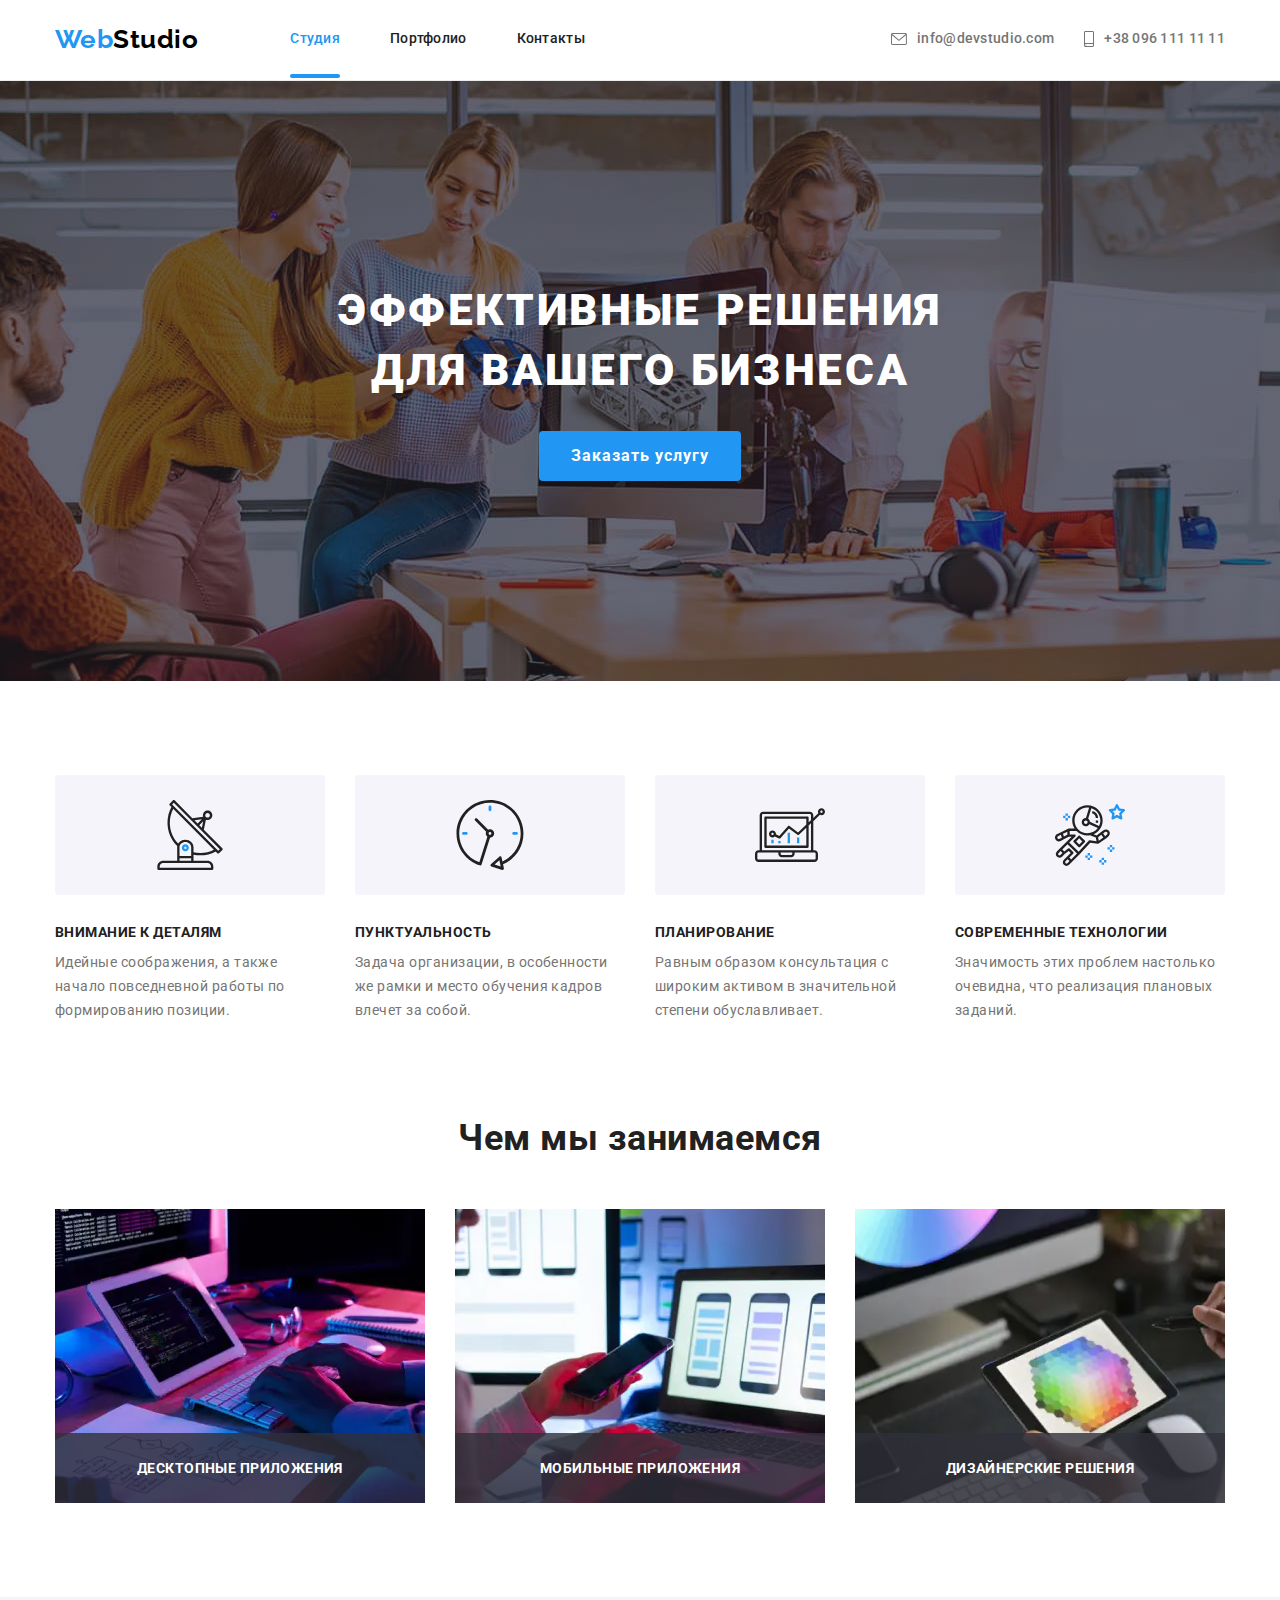
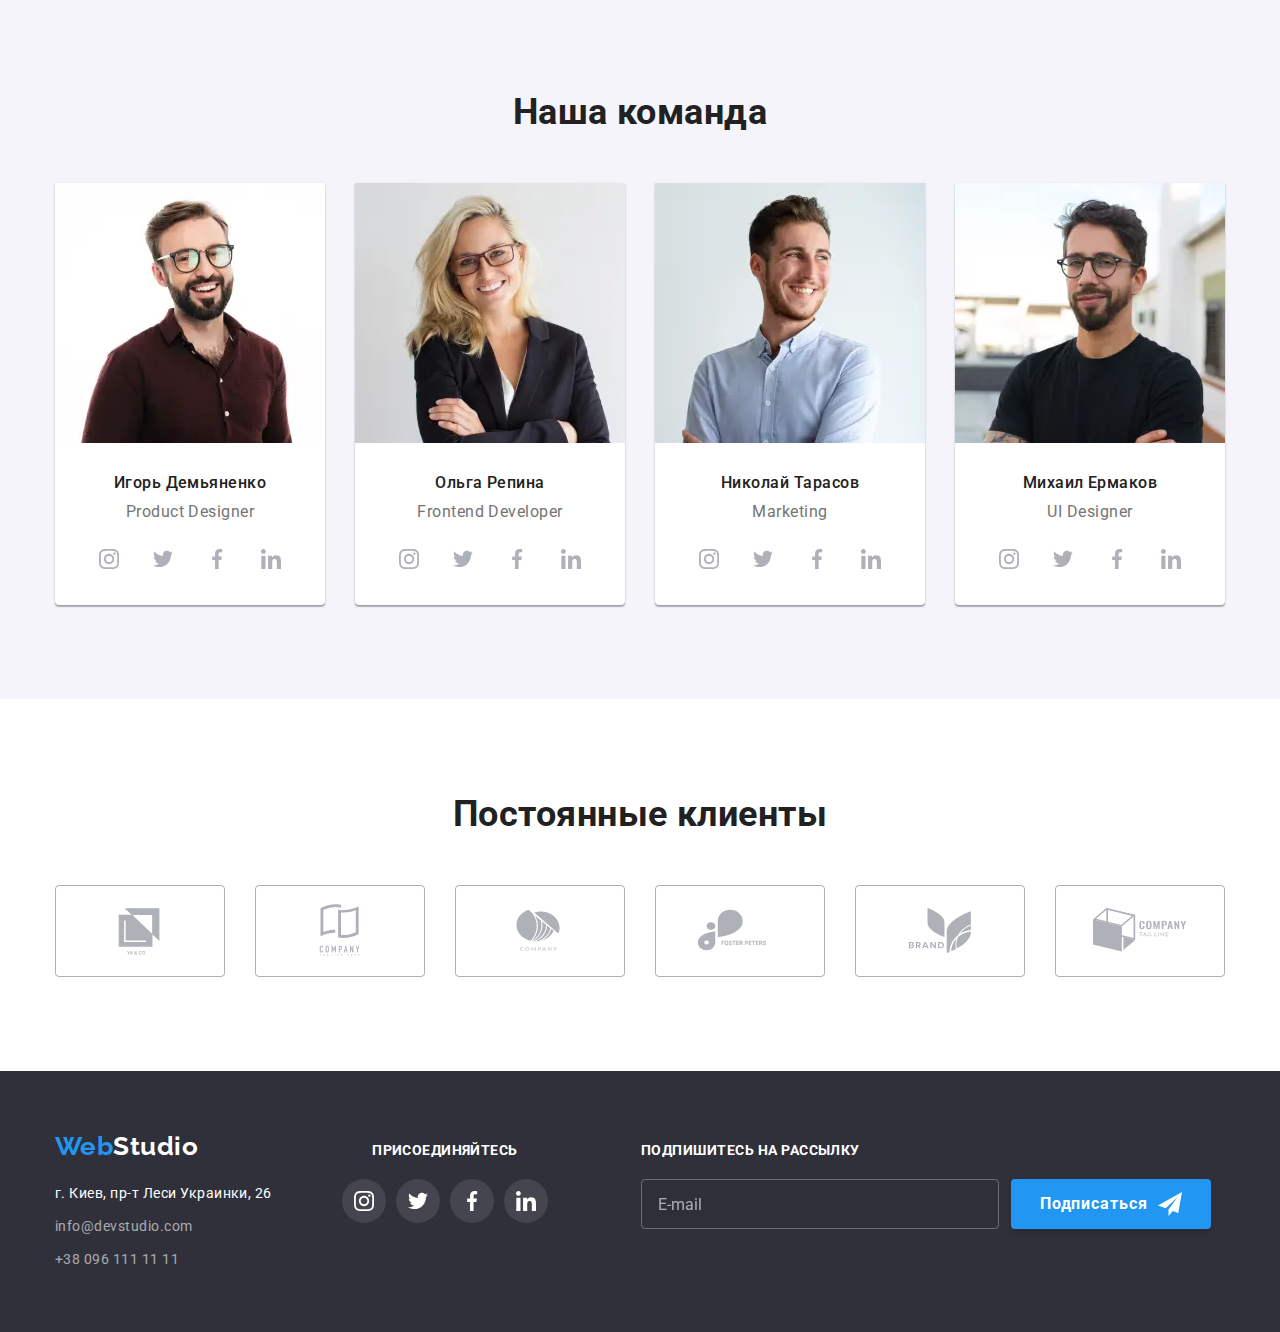
<file: index.html>
<!DOCTYPE html>
<html lang="ru">
  <head>
    <meta charset="UTF-8" />
    <meta http-equiv="X-UA-Compatible" content="IE=edge" />
    <meta name="viewport" content="width=device-width, initial-scale=1.0" />
    <title lang="en">WebStudio</title>
    <link
      rel="stylesheet"
      href="https://cdnjs.cloudflare.com/ajax/libs/modern-normalize/1.1.0/modern-normalize.css"
      integrity="sha512-Y0MM+V6ymRKN2zStTqzQ227DWhhp4Mzdo6gnlRnuaNCbc+YN/ZH0sBCLTM4M0oSy9c9VKiCvd4Jk44aCLrNS5Q=="
      crossorigin="anonymous"
      referrerpolicy="no-referrer"
    />
    <link rel="preconnect" href="https://fonts.gstatic.com" />
    <link
      href="https://fonts.googleapis.com/css2?family=Raleway:wght@700&family=Roboto:wght@400;500;700;900&display=swap"
      rel="stylesheet"
    />

    <link rel="stylesheet" href="./css/main.min.css" />
  </head>
  <body data-body>
    <header class="page-header">
      <div class="container page-header__container">
        <nav class="nav">
          <a class="logo page-header__logo" lang="en" href="./index.html"
            ><span class="logo__fisrt-word">Web</span>Studio</a
          >
          <ul class="menu ul-clear-list-style">
            <li class="menu__item">
              <a class="menu__link menu__link--current" href="./index.html">Студия</a>
            </li>
            <li class="menu__item"><a class="menu__link" href="./portfolio.html">Портфолио</a></li>
            <li class="menu__item"><a class="menu__link" href="./contacts.html">Контакты</a></li>
          </ul>
        </nav>

        <button class="burger-btn" data-menu-open>
          <svg class="burger-btn__icon">
            <use href="./images/svg/icons.svg#menu_40px"></use>
          </svg>
        </button>

        <ul class="address page-header__address ul-clear-list-style">
          <li class="address__item">
            <a class="address__link" href="mailto:info@devstudio.com">
              <svg class="address__icon" style="width: 16px; height: 12px">
                <use href="./images/svg/icons.svg#envelope"></use>
              </svg>

              info@devstudio.com</a
            >
          </li>
          <li class="address__item">
            <a class="address__link" href="tel:+380961111111">
              <svg class="address__icon" style="width: 10px; height: 16px">
                <use href="./images/svg/icons.svg#smartphone"></use>
              </svg>

              +38 096 111 11 11</a
            >
          </li>
        </ul>
      </div>

      <div class="mobile-menu" data-menu>
        <div class="container  mobile-menu__container">
          <ul class="nav-list mobile-menu__nav-list ul-clear-list-style">
            <li class="nav-list__item "><a href="./index.html" class="nav-list__link nav-list__link--current">Студия</a></li>
            <li class="nav-list__item"><a href="./portfolio.html" class="nav-list__link">Портфолио</a></li>
            <li class="nav-list__item"><a href="./contacts.html" class="nav-list__link">Контакты</a></li>
          </ul>

          <ul class="address-mob-menu mobile-menu__address-mob-menu ul-clear-list-style">
            <li class="address-mob-menu__item "><a href="tel:+380961111111" class="address-mob-menu__link address-mob-menu__tel">+38 096 111 11 11</a></li>
            <li class="address-mob-menu__item "><a href="mailto:info@devstudio.com" class="address-mob-menu__link address-mob-menu__email">info@devstudio.com</a></li>
          </ul>

          <ul class="soc-link mobile-menu__soc-link ul-clear-list-style">
            <li class="soc-link__item"><a href="#" class="soc-link__link">Instagram</a></li>
            <li class="soc-link__item"><a href="#" class="soc-link__link">Twitter</a></li>
            <li class="soc-link__item"><a href="#" class="soc-link__link">Facebook</a></li>
            <li class="soc-link__item"><a href="#" class="soc-link__link">LinkedIn</a></li>
          </ul>

        <button class="close-bnt mobile-menu__close-bnt" data-menu-close>
          <svg class="close-bnt__icon">
            <use href="./images/svg/icons.svg#close_40px"></use>
          </svg>
        </button>
        </div>
      </div.s>
    </header>
    <main>
      <section class="hero hero--overlay">
        <div class="container">
          <h1 class="hero__title">
            Эффективные решения <br />
            для вашего бизнеса
          </h1>
          <button class="button hero__button" type="button" data-modal-open>Заказать услугу</button>
        </div>
      </section>
      <section class="section-priorities">
        <div class="container">
          <h2 class="title visually-hidden">Наши приоритеты</h2>
          <ul class="priorities ul-clear-list-style">
            <li class="priorities__item">
              <div class="priorities__icon">
                <svg style="width: 70px; height: 70px">
                  <use href="./images/svg/icons.svg#antenna"></use>
                </svg>
              </div>
              <h3 class="priorities__title">Внимание к деталям</h3>
              <p class="priorities__text">
                Идейные соображения, а также начало повседневной работы по формированию позиции.
              </p>
            </li>
            <li class="priorities__item">
              <div class="priorities__icon">
                <svg style="width: 70px; height: 70px">
                  <use href="./images/svg/icons.svg#clock"></use>
                </svg>
              </div>
              <h3 class="priorities__title">Пунктуальность</h3>
              <p class="priorities__text">
                Задача организации, в особенности же рамки и место обучения кадров влечет за собой.
              </p>
            </li>
            <li class="priorities__item">
              <div class="priorities__icon">
                <svg style="width: 70px; height: 70px">
                  <use href="./images/svg/icons.svg#diagram"></use>
                </svg>
              </div>
              <h3 class="priorities__title">Планирование</h3>
              <p class="priorities__text">
                Равным образом консультация с широким активом в значительной степени обуславливает.
              </p>
            </li>
            <li class="priorities__item">
              <div class="priorities__icon">
                <svg style="width: 70px; height: 70px">
                  <use href="./images/svg/icons.svg#astronaut"></use>
                </svg>
              </div>
              <h3 class="priorities__title">Современные технологии</h3>
              <p class="priorities__text">
                Значимость этих проблем настолько очевидна, что реализация плановых заданий.
              </p>
            </li>
          </ul>
        </div>
      </section>
      <section class="section-occupation">
        <div class="container">
          <h2 class="title">Чем мы занимаемся</h2>
          <ul class="card occupation ul-clear-list-style">
            <li class="item card__item">
              <div class="img-thumb">
                <picture>
                  <source
                    srcset="
                      ./images/deckstope/s2-img-1.webp    1x,
                      ./images/deckstope/s2-img-1@2x.webp 2x
                    "
                    type="image/webp"
                  />
                  <source
                    srcset="
                      ./images/deckstope/s2-img-1.jpg    1x,
                      ./images/deckstope/s2-img-1@2x.jpg 2x
                    "
                    type="image/jpeg"
                  />
                  <img
                    class="image"
                    src="./images/deckstope/s2-img-1.jpg"
                    alt="проэктирование и разработка"
                    width="370"
                    height="294"
                  />
                </picture>
                <div class="occupation-card-title"><h3>Десктопные приложения</h3></div>
              </div>
            </li>
            <li class="item card-item">
              <div class="img-thumb">
                <picture>
                  <source
                    srcset="
                      ./images/deckstope/s2-img-2.webp    1x,
                      ./images/deckstope/s2-img-2@2x.webp 2x
                    "
                    type="image/webp"
                  />
                  <source
                    srcset="
                      ./images/deckstope/s2-img-2.jpg    1x,
                      ./images/deckstope/s2-img-2@2x.jpg 2x
                    "
                    type="image/jpeg"
                  />
                  <img
                    class="image"
                    src="./images/deckstope/s2-img-2.jpg"
                    alt="отзывчевый дизайн"
                    width="370"
                    height="294"
                  />
                </picture>
                <div class="occupation-card-title"><h3>Мобильные приложения</h3></div>
              </div>
            </li>
            <li class="item card-item">
              <div class="img-thumb">
                <picture>
                  <source
                    srcset="
                      ./images/deckstope/s2-img-3.webp    1x,
                      ./images/deckstope/s2-img-3@2x.webp 2x
                    "
                    type="image/webp"
                  />
                  <source
                    srcset="
                      ./images/deckstope/s2-img-3.jpg    1x,
                      ./images/deckstope/s2-img-3@2x.jpg 2x
                    "
                    type="image/jpeg"
                  />
                  <img
                    class="image"
                    src="./images/deckstope/s2-img-3.jpg"
                    alt="графическое оформление"
                    width="370"
                    height="294"
                  />
                </picture>
                <div class="occupation-card-title"><h3>Дизайнерские решения</h3></div>
              </div>
            </li>
          </ul>
        </div>
      </section>
      <section class="section-team">
        <div class="container">
          <h2 class="title">Наша команда</h2>
          <ul class="card team ul-clear-list-style">
            <li class="card__item card__item--color team__item">
              <div class="img-thumb">
                <picture>
                  <source
                    srcset="./images/deckstope/team1.webp 1x, ./images/deckstope/team1@2x.webp 2x"
                    media="(min-width: 1200px)"
                    type="image/webp"
                  />
                  <source
                    srcset="./images/deckstope/team1.jpg 1x, ./images/deckstope/team1@2x.jpg 2x"
                    media="(min-width: 1200px)"
                    type="image/jpeg"
                  />
                  <source
                    srcset="./images/tablet/team1.webp 1x, ./images/tablet/team1@2x.webp 2x"
                    media="(min-width: 768px)"
                    type="image/webp"
                  />
                  <source
                    srcset="./images/tablet/team1.jpg 1x, ./images/tablet/team1@2x.jpg 2x"
                    media="(min-width: 768px)"
                    type="image/jpeg"
                  />
                  <source
                    srcset="./images/mobile/team1.webp 1x, ./images/mobile/team1@2x.webp 2x"
                    type="image/webp"
                  />
                  <source
                    srcset="./images/mobile/team1.jpg 1x, ./images/mobile/team1@2x.jpg 2x"
                    type="image/jpeg"
                  />

                  <img class="image" src="./images/mobile/team1.jpg" alt="фотография мужчины" />
                </picture>
              </div>
              <div class="card__text">
                <h3 class="team__title">Игорь Демьяненко</h3>
                <p class="team__text" lang="en">Product Designer</p>
              </div>
              <ul class="team__social-link ul-clear-list-style">
                <li class="item">
                  <a
                    class="card__link instagram"
                    href="http://"
                    target="_blank"
                    rel="noopener noreferrer"
                  >
                    <svg class="svg-social team">
                      <use href="./images/svg/icons.svg#instagram"></use>
                    </svg>
                  </a>
                </li>
                <li class="item">
                  <a
                    class="card__link twitter"
                    href="http://"
                    target="_blank"
                    rel="noopener noreferrer"
                  >
                    <svg class="svg-social team">
                      <use href="./images/svg/icons.svg#twitter"></use>
                    </svg>
                  </a>
                </li>
                <li class="item">
                  <a
                    class="card__link facebook"
                    href="http://"
                    target="_blank"
                    rel="noopener noreferrer"
                  >
                    <svg class="svg-social team">
                      <use href="./images/svg/icons.svg#facebook"></use>
                    </svg>
                  </a>
                </li>
                <li class="item">
                  <a
                    class="card__link linkedin"
                    href="http://"
                    target="_blank"
                    rel="noopener noreferrer"
                  >
                    <svg class="svg-social team">
                      <use href="./images/svg/icons.svg#linkedin"></use>
                    </svg>
                  </a>
                </li>
              </ul>
            </li>
            <li class="card__item card__item--color team__item">
              <div class="img-thumb">
                <picture>
                  <source
                    srcset="./images/deckstope/team2.webp 1x, ./images/deckstope/team2@2x.webp 2x"
                    media="(min-width: 1200px)"
                    type="image/webp"
                  />
                  <source
                    srcset="./images/deckstope/team2.jpg 1x, ./images/deckstope/team2@2x.jpg 2x"
                    media="(min-width: 1200px)"
                    type="image/jpeg"
                  />
                  <source
                    srcset="./images/tablet/team2.webp 1x, ./images/tablet/team2@2x.webp 2x"
                    media="(min-width: 768px)"
                    type="image/webp"
                  />
                  <source
                    srcset="./images/tablet/team2.jpg 1x, ./images/tablet/team2@2x.jpg 2x"
                    media="(min-width: 768px)"
                    type="image/jpeg"
                  />
                  <source
                    srcset="./images/mobile/team2.webp 1x, ./images/mobile/team2@2x.webp 2x"
                    type="image/webp"
                  />
                  <source
                    srcset="./images/mobile/team2.jpg 1x, ./images/mobile/team2@2x.jpg 2x"
                    type="image/jpeg"
                  />
                  <img class="image" src="./images/mobile/team2.jpg" alt="фотография женщины" />
                </picture>
              </div>
              <div class="card__text">
                <h3 class="team__title">Ольга Репина</h3>
                <p class="team__text" lang="en">Frontend Developer</p>
              </div>
              <ul class="team__social-link ul-clear-list-style">
                <li class="item">
                  <a
                    class="card__link instagram"
                    href="http://"
                    target="_blank"
                    rel="noopener noreferrer"
                  >
                    <svg class="svg-social team">
                      <use href="./images/svg/icons.svg#instagram"></use>
                    </svg>
                  </a>
                </li>
                <li class="item">
                  <a
                    class="card__link twitter"
                    href="http://"
                    target="_blank"
                    rel="noopener noreferrer"
                  >
                    <svg class="svg-social team">
                      <use href="./images/svg/icons.svg#twitter"></use>
                    </svg>
                  </a>
                </li>
                <li class="item">
                  <a
                    class="card__link facebook"
                    href="http://"
                    target="_blank"
                    rel="noopener noreferrer"
                  >
                    <svg class="svg-social team">
                      <use href="./images/svg/icons.svg#facebook"></use>
                    </svg>
                  </a>
                </li>
                <li class="item">
                  <a
                    class="card__link linkedin"
                    href="http://"
                    target="_blank"
                    rel="noopener noreferrer"
                  >
                    <svg class="svg-social team">
                      <use href="./images/svg/icons.svg#linkedin"></use>
                    </svg>
                  </a>
                </li>
              </ul>
            </li>
            <li class="card__item card__item--color team__item">
              <div class="img-thumb">
                <picture>
                  <source
                    srcset="./images/deckstope/team3.webp 1x, ./images/deckstope/team3@2x.webp 2x"
                    media="(min-width: 1200px)"
                    type="image/webp"
                  />
                  <source
                    srcset="./images/deckstope/team3.jpg 1x, ./images/deckstope/team3@2x.jpg 2x"
                    media="(min-width: 1200px)"
                    type="image/jpeg"
                  />
                  <source
                    srcset="./images/tablet/team3.webp 1x, ./images/tablet/team3@2x.webp 2x"
                    media="(min-width: 768px)"
                    type="image/webp"
                  />
                  <source
                    srcset="./images/tablet/team3.jpg 1x, ./images/tablet/team3@2x.jpg 2x"
                    media="(min-width: 768px)"
                    type="image/jpeg"
                  />
                  <source
                    srcset="./images/mobile/team3.webp 1x, ./images/mobile/team3@2x.webp 2x"
                    type="image/webp"
                  />
                  <source
                    srcset="./images/mobile/team3.jpg 1x, ./images/mobile/team3@2x.jpg 2x"
                    type="image/jpeg"
                  />
                  <img class="image" src="./images/mobile/team3.jpg" alt="фотография мужчины" />
                </picture>
              </div>
              <div class="card__text">
                <h3 class="team__title">Николай Тарасов</h3>
                <p class="team__text" lang="en">Marketing</p>
              </div>
              <ul class="team__social-link ul-clear-list-style">
                <li class="item">
                  <a
                    class="card__link instagram"
                    href="http://"
                    target="_blank"
                    rel="noopener noreferrer"
                  >
                    <svg class="svg-social team">
                      <use href="./images/svg/icons.svg#instagram"></use>
                    </svg>
                  </a>
                </li>
                <li class="item">
                  <a
                    class="card__link twitter"
                    href="http://"
                    target="_blank"
                    rel="noopener noreferrer"
                  >
                    <svg class="svg-social team">
                      <use href="./images/svg/icons.svg#twitter"></use>
                    </svg>
                  </a>
                </li>
                <li class="item">
                  <a
                    class="card__link facebook"
                    href="http://"
                    target="_blank"
                    rel="noopener noreferrer"
                  >
                    <svg class="svg-social team">
                      <use href="./images/svg/icons.svg#facebook"></use>
                    </svg>
                  </a>
                </li>
                <li class="item">
                  <a
                    class="card__link linkedin"
                    href="http://"
                    target="_blank"
                    rel="noopener noreferrer"
                  >
                    <svg class="svg-social team">
                      <use href="./images/svg/icons.svg#linkedin"></use>
                    </svg>
                  </a>
                </li>
              </ul>
            </li>
            <li class="card__item card__item--color team__item">
              <div class="img-thumb">
                <picture>
                  <source
                    srcset="./images/deckstope/team4.webp 1x, ./images/deckstope/team4@2x.webp 2x"
                    media="(min-width: 1200px)"
                    type="image/webp"
                  />
                  <source
                    srcset="./images/deckstope/team4.jpg 1x, ./images/deckstope/team4@2x.jpg 2x"
                    media="(min-width: 1200px)"
                    type="image/jpeg"
                  />
                  <source
                    srcset="./images/tablet/team4.webp 1x, ./images/tablet/team4@2x.webp 2x"
                    media="(min-width: 768px)"
                    type="image/webp"
                  />
                  <source
                    srcset="./images/tablet/team4.jpg 1x, ./images/tablet/team4@2x.jpg 2x"
                    media="(min-width: 768px)"
                    type="image/jpeg"
                  />
                  <source
                    srcset="./images/mobile/team4.webp 1x, ./images/mobile/team4@2x.webp 2x"
                    type="image/webp"
                  />
                  <source
                    srcset="./images/mobile/team4.jpg 1x, ./images/mobile/team4@2x.jpg 2x"
                    type="image/jpeg"
                  />
                  <img class="image" src="./images/mobile/team4.jpg" alt="фотография мужчины" />
                </picture>
              </div>
              <div class="card__text">
                <h3 class="team__title">Михаил Ермаков</h3>
                <p class="team__text" lang="en">UI Designer</p>
              </div>
              <ul class="team__social-link ul-clear-list-style">
                <li class="item">
                  <a
                    class="card__link instagram"
                    href="http://"
                    target="_blank"
                    rel="noopener noreferrer"
                  >
                    <svg class="svg-social team">
                      <use href="./images/svg/icons.svg#instagram"></use>
                    </svg>
                  </a>
                </li>
                <li class="item">
                  <a
                    class="card__link twitter"
                    href="http://"
                    target="_blank"
                    rel="noopener noreferrer"
                  >
                    <svg class="svg-social team">
                      <use href="./images/svg/icons.svg#twitter"></use>
                    </svg>
                  </a>
                </li>
                <li class="item">
                  <a
                    class="card__link facebook"
                    href="http://"
                    target="_blank"
                    rel="noopener noreferrer"
                  >
                    <svg class="svg-social team">
                      <use href="./images/svg/icons.svg#facebook"></use>
                    </svg>
                  </a>
                </li>
                <li class="item">
                  <a
                    class="card__link linkedin"
                    href="http://"
                    target="_blank"
                    rel="noopener noreferrer"
                  >
                    <svg class="svg-social team">
                      <use href="./images/svg/icons.svg#linkedin"></use>
                    </svg>
                  </a>
                </li>
              </ul>
            </li>
          </ul>
        </div>
      </section>
      <section class="section-clients">
        <div class="container">
          <h2 class="title">Постоянные клиенты</h2>
          <ul class="clients ul-clear-list-style">
            <li class="item">
              <a class="link-clients" href="http://" target="_blank" rel="noopener noreferrer">
                <svg class="icon-clients">
                  <use href="./images/svg/icons.svg#Logo1"></use>
                </svg>
              </a>
            </li>
            <li class="item">
              <a class="link-clients" href="http://" target="_blank" rel="noopener noreferrer">
                <svg class="icon-clients">
                  <use href="./images/svg/icons.svg#Logo2"></use>
                </svg>
              </a>
            </li>
            <li class="item">
              <a class="link-clients" href="http://" target="_blank" rel="noopener noreferrer">
                <svg class="icon-clients">
                  <use href="./images/svg/icons.svg#Logo3"></use>
                </svg>
              </a>
            </li>
            <li class="item">
              <a class="link-clients" href="http://" target="_blank" rel="noopener noreferrer">
                <svg class="icon-clients">
                  <use href="./images/svg/icons.svg#Logo4"></use>
                </svg>
              </a>
            </li>

            <li class="item">
              <a class="link-clients" href="http://" target="_blank" rel="noopener noreferrer">
                <svg class="icon-clients">
                  <use href="./images/svg/icons.svg#Logo5"></use>
                </svg>
              </a>
            </li>

            <li class="item">
              <a class="link-clients" href="http://" target="_blank" rel="noopener noreferrer">
                <svg class="icon-clients">
                  <use href="./images/svg/icons.svg#Logo6"></use>
                </svg>
              </a>
            </li>
          </ul>
        </div>
      </section>
    </main>
    <footer class="page-footer">
      <div class="container container-footer">
        <div class="section-footer-1">
          <a class="logo page-footer__logo" lang="en" href="./index.html"
            ><span class="logo__fisrt-word">Web</span>Studio</a
          >
          <address>
            <ul class="page-footer-address ul-clear-list-style">
              <li>г. Киев, пр-т Леси Украинки, 26</li>
              <li><a href="mailto:info@devstudio.com">info@devstudio.com</a></li>
              <li><a href="tel:+380961111111">+38 096 111 11 11</a></li>
            </ul>
          </address>
        </div>
        <div class="section-footer-2">
          <h2 class="title">присоединяйтесь</h2>
          <ul class="social-link ul-clear-list-style">
            <li class="item">
              <a
                class="social-link-footer instagram"
                href="http://"
                target="_blank"
                rel="noopener noreferrer"
              >
                <svg class="svg-social">
                  <use href="./images/svg/icons.svg#instagram"></use>
                </svg>
              </a>
            </li>
            <li class="item">
              <a
                class="social-link-footer twitter"
                href="http://"
                target="_blank"
                rel="noopener noreferrer"
              >
                <svg class="svg-social">
                  <use href="./images/svg/icons.svg#twitter"></use>
                </svg>
              </a>
            </li>
            <li class="item">
              <a
                class="social-link-footer facebook"
                href="http://"
                target="_blank"
                rel="noopener noreferrer"
              >
                <svg class="svg-social">
                  <use href="./images/svg/icons.svg#facebook"></use>
                </svg>
              </a>
            </li>
            <li class="item">
              <a
                class="social-link-footer linkedin"
                href="http://"
                target="_blank"
                rel="noopener noreferrer"
              >
                <svg class="svg-social">
                  <use href="./images/svg/icons.svg#linkedin"></use>
                </svg>
              </a>
            </li>
          </ul>
        </div>
        <div class="section-footer-3">
          <form action="#" method="post" name="subscription_form" class="form-subscription">
            <label class="label-email" for="email">Подпишитесь на рассылку</label>
            <div class="email-action">
              <input type="email" placeholder="E-mail" name="email" id="email" required />
              <button class="button form-subscription__button" type="submit">
                Подписаться
                <svg class="button__icon button__icon--animation">
                  <use href="./images/svg/icons.svg#icon-send"></use>
                </svg>
              </button>
            </div>
          </form>
        </div>
      </div>
    </footer>

    <div class="bg-modal is-hidden" data-modal>
      <div class="modal-window">
        <button type="button" class="button-clouse" data-modal-close>
          <svg class="img-svg-close">
            <use href="./images/svg/icons.svg#close-black"></use>
          </svg>
        </button>

        <form action="#" method="post" name="order-form" class="form-order">
          <p class="form-order-title">Оставьте свои данные, мы вам перезвоним</p>

          <label class="form-order-field">
            <input type="text" name="name" class="form-order-input" required />
            <svg class="form-order-icon">
              <use href="./images/svg/icons.svg#icon-person"></use>
            </svg>
            <span class="form-order-label">Имя</span>
          </label>

          <label class="form-order-field">
            <input type="tel" name="phone" class="form-order-input" required />
            <svg class="form-order-icon">
              <use href="./images/svg/icons.svg#icon-phone"></use>
            </svg>
            <span class="form-order-label">Телефон</span>
          </label>

          <label class="form-order-field">
            <input type="email" name="email" class="form-order-input" required />
            <svg class="form-order-icon">
              <use href="./images/svg/icons.svg#icon-email"></use>
            </svg>
            <span class="form-order-label">Почта</span>
          </label>

          <label class="form-order-field coment">
            <textarea
              name="coment"
              cols="30"
              rows="10"
              class="form-order-coment"
              placeholder="Введите текст"
            ></textarea>
            <span class="form-order-label">Комментарий</span>
          </label>

          <input
            type="checkbox"
            name="agreement"
            id="agreement"
            class="form-order-agreement"
            required
          />
          <label class="form-order-field" for="agreement">
            <svg class="form-order-icon-agreement">
              <use href="./images/svg/icons.svg#icon-check"></use>
            </svg>

            <span class="form-order-label-agreement">
              Соглашаюсь с рассылкой и принимаю <a href=""> Условия договора </a>
            </span>
          </label>

          <button class="form-order-button" type="submit">Отправить</button>
        </form>
      </div>
    </div>

    <script src="./js/modal.js"></script>
    <script src="./js/menu.js"></script>
  </body>
</html>
</file>
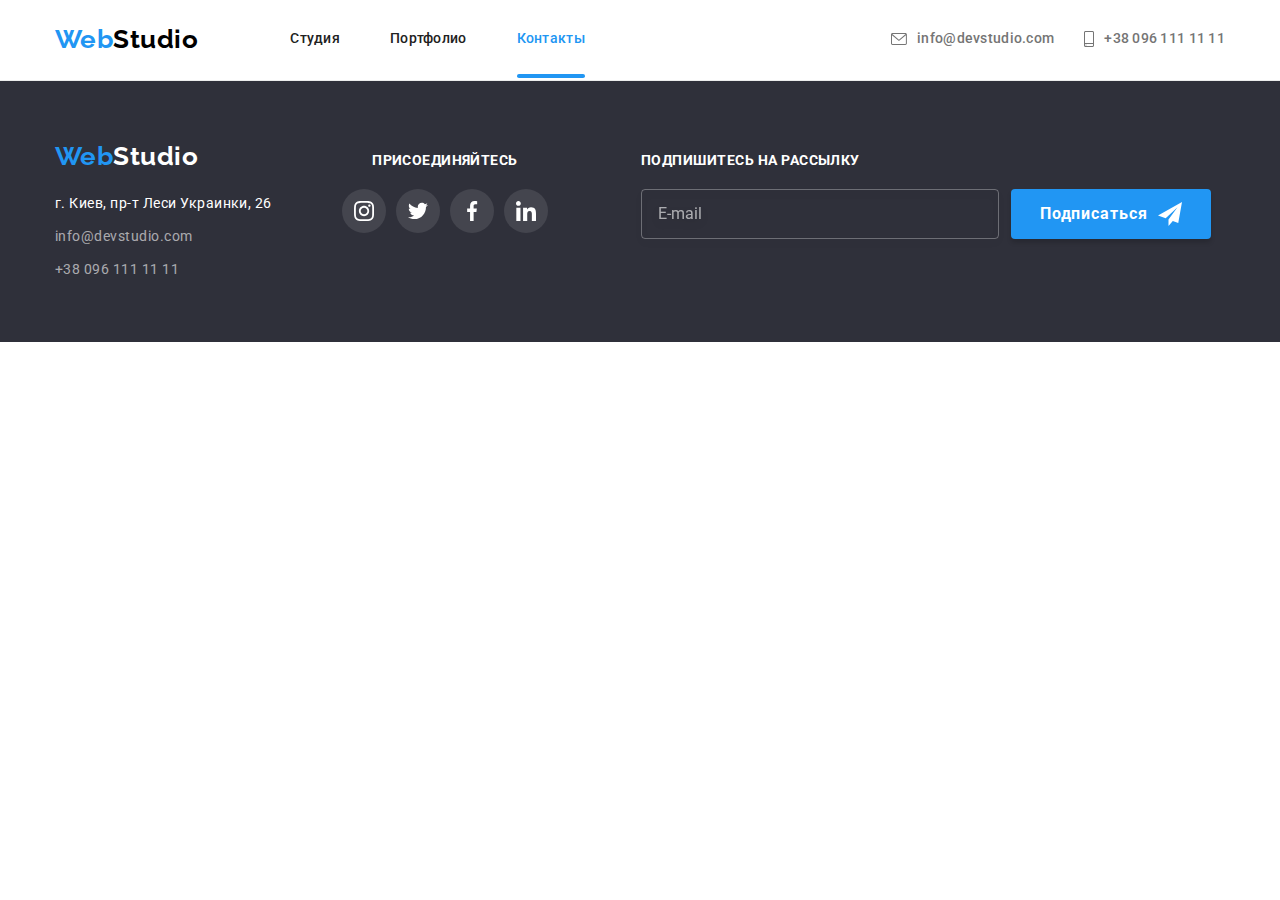
<file: contacts.html>
<!DOCTYPE html>
<html lang="ru">
  <head>
    <meta charset="UTF-8" />
    <meta http-equiv="X-UA-Compatible" content="IE=edge" />
    <meta name="viewport" content="width=device-width, initial-scale=1.0" />
    <title lang="en">WebStudio</title>
    <link
      rel="stylesheet"
      href="https://cdnjs.cloudflare.com/ajax/libs/modern-normalize/1.1.0/modern-normalize.css"
      integrity="sha512-Y0MM+V6ymRKN2zStTqzQ227DWhhp4Mzdo6gnlRnuaNCbc+YN/ZH0sBCLTM4M0oSy9c9VKiCvd4Jk44aCLrNS5Q=="
      crossorigin="anonymous"
      referrerpolicy="no-referrer"
    />
    <link rel="preconnect" href="https://fonts.gstatic.com" />
    <link
      href="https://fonts.googleapis.com/css2?family=Raleway:wght@700&family=Roboto:wght@400;500;700;900&display=swap"
      rel="stylesheet"
    />

    <link rel="stylesheet" href="./css/main.min.css" />
  </head>
  <body data-body>
   <header class="page-header">
      <div class="container page-header__container">
        <nav class="nav">
          <a class="logo page-header__logo" lang="en" href="./index.html"
            ><span class="logo__fisrt-word">Web</span>Studio</a
          >
          <ul class="menu ul-clear-list-style">
            <li class="menu__item">
              <a class="menu__link " href="./index.html">Студия</a>
            </li>
            <li class="menu__item"><a class="menu__link" href="./portfolio.html">Портфолио</a></li>
            <li class="menu__item"><a class="menu__link menu__link--current" href="./contacts.html">Контакты</a></li>
          </ul>
        </nav>

        <button class="burger-btn" data-menu-open>
          <svg class="burger-btn__icon">
            <use href="./images/svg/icons.svg#menu_40px"></use>
          </svg>
        </button>

        <ul class="address page-header__address ul-clear-list-style">
          <li class="address__item">
            <a class="address__link" href="mailto:info@devstudio.com">
              <svg class="address__icon" style="width: 16px; height: 12px">
                <use href="./images/svg/icons.svg#envelope"></use>
              </svg>

              info@devstudio.com</a
            >
          </li>
          <li class="address__item">
            <a class="address__link" href="tel:+380961111111">
              <svg class="address__icon" style="width: 10px; height: 16px">
                <use href="./images/svg/icons.svg#smartphone"></use>
              </svg>

              +38 096 111 11 11</a
            >
          </li>
        </ul>
      </div>

      <div class="mobile-menu" data-menu>
        <div class="container  mobile-menu__container">
          <ul class="nav-list mobile-menu__nav-list ul-clear-list-style">
            <li class="nav-list__item "><a href="./index.html" class="nav-list__link ">Студия</a></li>
            <li class="nav-list__item"><a href="./portfolio.html" class="nav-list__link">Портфолио</a></li>
            <li class="nav-list__item"><a href="./contacts.html" class="nav-list__link nav-list__link--current">Контакты</a></li>
          </ul>

          <ul class="address-mob-menu mobile-menu__address-mob-menu ul-clear-list-style">
            <li class="address-mob-menu__item "><a href="tel:+380961111111" class="address-mob-menu__link address-mob-menu__tel">+38 096 111 11 11</a></li>
            <li class="address-mob-menu__item "><a href="mailto:info@devstudio.com" class="address-mob-menu__link address-mob-menu__email">info@devstudio.com</a></li>
          </ul>

          <ul class="soc-link mobile-menu__soc-link ul-clear-list-style">
            <li class="soc-link__item"><a href="#" class="soc-link__link">Instagram</a></li>
            <li class="soc-link__item"><a href="#" class="soc-link__link">Twitter</a></li>
            <li class="soc-link__item"><a href="#" class="soc-link__link">Facebook</a></li>
            <li class="soc-link__item"><a href="#" class="soc-link__link">LinkedIn</a></li>
          </ul>

        <button class="close-bnt mobile-menu__close-bnt" data-menu-close>
          <svg class="close-bnt__icon">
            <use href="./images/svg/icons.svg#close_40px"></use>
          </svg>
        </button>
        </div>
      </div.s>
    </header>
    <main></main>
    <footer class="page-footer">
      <div class="container container-footer">
        <div class="section-footer-1">
          <a class="logo page-footer__logo" lang="en" href="./index.html"
            ><span class="logo__fisrt-word">Web</span>Studio</a
          >
          <address>
            <ul class="page-footer-address ul-clear-list-style">
              <li>г. Киев, пр-т Леси Украинки, 26</li>
              <li><a href="mailto:info@devstudio.com">info@devstudio.com</a></li>
              <li><a href="tel:+380961111111">+38 096 111 11 11</a></li>
            </ul>
          </address>
        </div>
        <div class="section-footer-2">
          <h2 class="title">присоединяйтесь</h2>
          <ul class="social-link ul-clear-list-style">
            <li class="item">
              <a
                class="social-link-footer instagram"
                href="http://"
                target="_blank"
                rel="noopener noreferrer"
              >
                <svg class="svg-social">
                  <use href="./images/svg/icons.svg#instagram"></use>
                </svg>
              </a>
            </li>
            <li class="item">
              <a
                class="social-link-footer twitter"
                href="http://"
                target="_blank"
                rel="noopener noreferrer"
              >
                <svg class="svg-social">
                  <use href="./images/svg/icons.svg#twitter"></use>
                </svg>
              </a>
            </li>
            <li class="item">
              <a
                class="social-link-footer facebook"
                href="http://"
                target="_blank"
                rel="noopener noreferrer"
              >
                <svg class="svg-social">
                  <use href="./images/svg/icons.svg#facebook"></use>
                </svg>
              </a>
            </li>
            <li class="item">
              <a
                class="social-link-footer linkedin"
                href="http://"
                target="_blank"
                rel="noopener noreferrer"
              >
                <svg class="svg-social">
                  <use href="./images/svg/icons.svg#linkedin"></use>
                </svg>
              </a>
            </li>
          </ul>
        </div>
        <div class="section-footer-3">
          <form action="#" method="post" name="subscription_form" class="form-subscription">
            <label class="label-email" for="email">Подпишитесь на рассылку</label>
            <div class="email-action">
              <input type="email" placeholder="E-mail" name="email" id="email" required />
              <button class="button form-subscription__button" type="submit">
                Подписаться
                <svg class="button__icon button__icon--animation">
                  <use href="./images/svg/icons.svg#icon-send"></use>
                </svg>
              </button>
            </div>
          </form>
        </div>
      </div>
    </footer>
    <script src="./js/menu.js"></script>
  </body>
</html>
</file>
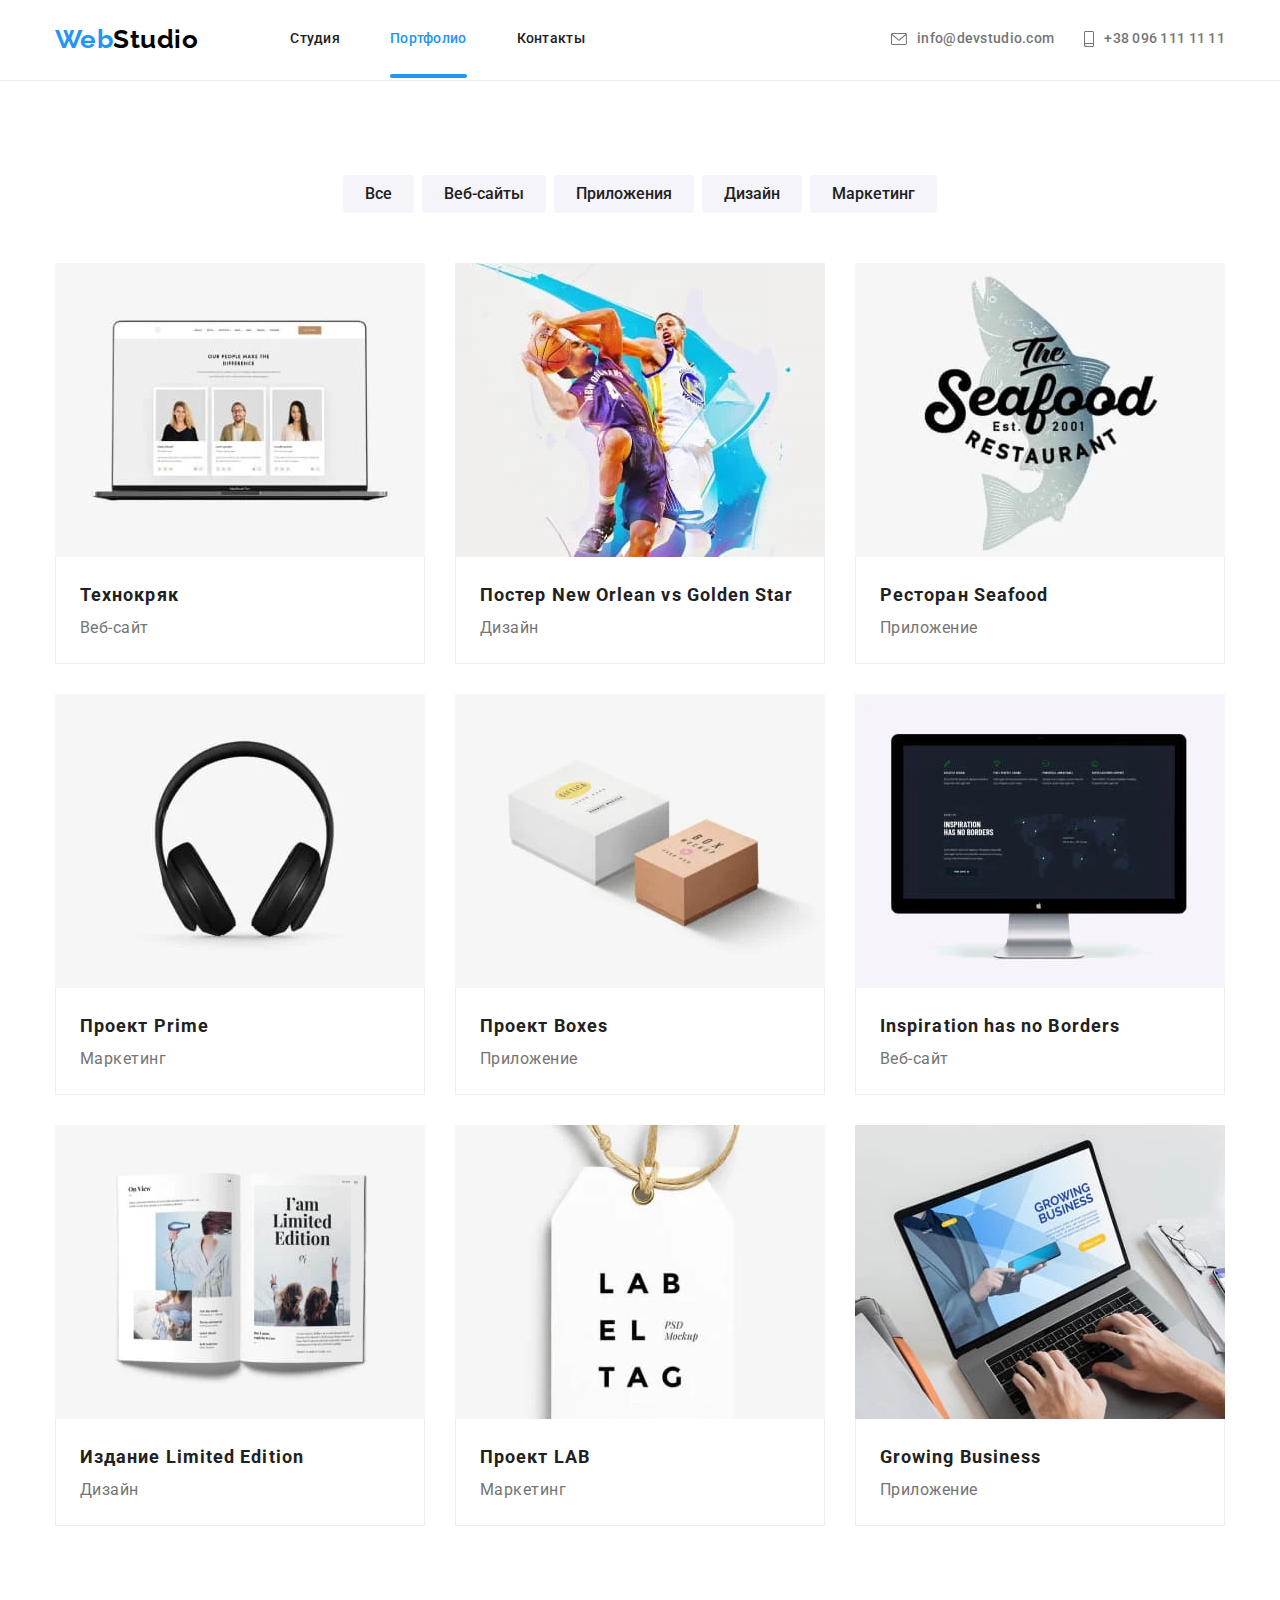
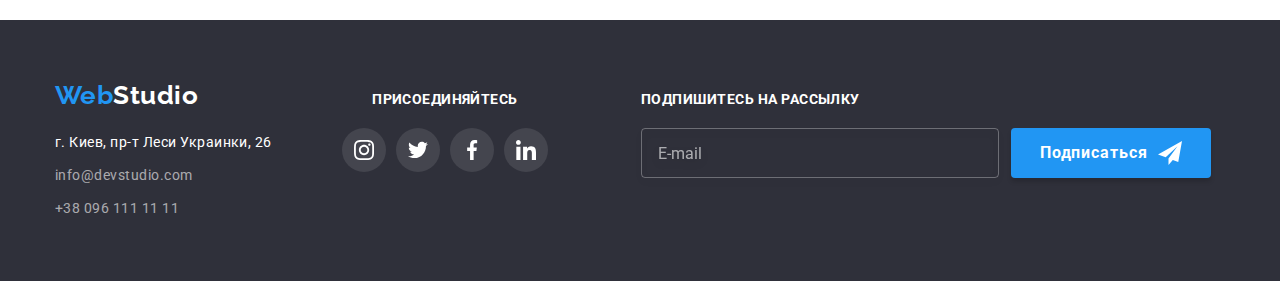
<file: portfolio.html>
<!DOCTYPE html>
<html lang="ru">
  <head>
    <meta charset="UTF-8" />
    <meta http-equiv="X-UA-Compatible" content="IE=edge" />
    <meta name="viewport" content="width=device-width, initial-scale=1.0" />
    <title lang="en">WebStudio</title>
    <link
      rel="stylesheet"
      href="https://cdnjs.cloudflare.com/ajax/libs/modern-normalize/1.1.0/modern-normalize.css"
      integrity="sha512-Y0MM+V6ymRKN2zStTqzQ227DWhhp4Mzdo6gnlRnuaNCbc+YN/ZH0sBCLTM4M0oSy9c9VKiCvd4Jk44aCLrNS5Q=="
      crossorigin="anonymous"
      referrerpolicy="no-referrer"
    />
    <link rel="preconnect" href="https://fonts.gstatic.com" />
    <link
      href="https://fonts.googleapis.com/css2?family=Raleway:wght@700&family=Roboto:wght@400;500;700;900&display=swap"
      rel="stylesheet"
    />

    <link rel="stylesheet" href="./css/main.min.css" />
  </head>
  <body data-body>
     <header class="page-header">
      <div class="container page-header__container">
        <nav class="nav">
          <a class="logo page-header__logo" lang="en" href="./index.html"
            ><span class="logo__fisrt-word">Web</span>Studio</a
          >
          <ul class="menu ul-clear-list-style">
            <li class="menu__item">
              <a class="menu__link " href="./index.html">Студия</a>
            </li>
            <li class="menu__item"><a class="menu__link menu__link--current" href="./portfolio.html">Портфолио</a></li>
            <li class="menu__item"><a class="menu__link" href="./contacts.html">Контакты</a></li>
          </ul>
        </nav>

        <button class="burger-btn" data-menu-open>
          <svg class="burger-btn__icon">
            <use href="./images/svg/icons.svg#menu_40px"></use>
          </svg>
        </button>

        <ul class="address page-header__address ul-clear-list-style">
          <li class="address__item">
            <a class="address__link" href="mailto:info@devstudio.com">
              <svg class="address__icon" style="width: 16px; height: 12px">
                <use href="./images/svg/icons.svg#envelope"></use>
              </svg>

              info@devstudio.com</a
            >
          </li>
          <li class="address__item">
            <a class="address__link" href="tel:+380961111111">
              <svg class="address__icon" style="width: 10px; height: 16px">
                <use href="./images/svg/icons.svg#smartphone"></use>
              </svg>

              +38 096 111 11 11</a
            >
          </li>
        </ul>
      </div>

      <div class="mobile-menu" data-menu>
        <div class="container  mobile-menu__container">
          <ul class="nav-list mobile-menu__nav-list ul-clear-list-style">
            <li class="nav-list__item "><a href="./index.html" class="nav-list__link ">Студия</a></li>
            <li class="nav-list__item"><a href="./portfolio.html" class="nav-list__link nav-list__link--current">Портфолио</a></li>
            <li class="nav-list__item"><a href="./contacts.html" class="nav-list__link">Контакты</a></li>
          </ul>

          <ul class="address-mob-menu mobile-menu__address-mob-menu ul-clear-list-style">
            <li class="address-mob-menu__item "><a href="tel:+380961111111" class="address-mob-menu__link address-mob-menu__tel">+38 096 111 11 11</a></li>
            <li class="address-mob-menu__item "><a href="mailto:info@devstudio.com" class="address-mob-menu__link address-mob-menu__email">info@devstudio.com</a></li>
          </ul>

          <ul class="soc-link mobile-menu__soc-link ul-clear-list-style">
            <li class="soc-link__item"><a href="#" class="soc-link__link">Instagram</a></li>
            <li class="soc-link__item"><a href="#" class="soc-link__link">Twitter</a></li>
            <li class="soc-link__item"><a href="#" class="soc-link__link">Facebook</a></li>
            <li class="soc-link__item"><a href="#" class="soc-link__link">LinkedIn</a></li>
          </ul>

        <button class="close-bnt mobile-menu__close-bnt" data-menu-close>
          <svg class="close-bnt__icon">
            <use href="./images/svg/icons.svg#close_40px"></use>
          </svg>
        </button>
        </div>
      </div.s>
    </header>
    <main>
      <section class="section-portfolio">
        <div class="container">
          <h1 class="section-title visually-hidden">Портфолио</h1>
          <ul class="section-portfolio-filters ul-clear-list-style">
            <li>
              <button type="button">Все</button>
            </li>
            <li>
              <button type="button">Веб-сайты</button>
            </li>
            <li>
              <button type="button">Приложения</button>
            </li>
            <li>
              <button type="button">Дизайн</button>
            </li>
            <li>
              <button type="button">Маркетинг</button>
            </li>
          </ul>
          <!--  https://picsum.photos/200/300 -->
          <ul class="card section-portfolio-works ul-clear-list-style">
            <li class="card__item">
              <a href="" class="works-link">
                <div class="img-thub">
                  <picture>
                    <source
                      srcset="
                        ./images/deckstope/portfolio/img.webp    1x,
                        ./images/deckstope/portfolio/img@2x.webp 2x
                      "
                      media="(min-width: 1200px)"
                      type="image/webp"
                    />
                    <source
                      srcset="
                        ./images/deckstope/portfolio/img.jpg    1x,
                        ./images/deckstope/portfolio/img@2x.jpg 2x
                      "
                      media="(min-width: 1200px)"
                      type="image/jpeg"
                    />
                    <source
                      srcset="
                        ./images/tablet/portfolio/img.webp    1x,
                        ./images/tablet/portfolio/img@2x.webp 2x
                      "
                      media="(min-width: 768px)"
                      type="image/webp"
                    />
                    <source
                      srcset="
                        ./images/tablet/portfolio/img.jpg    1x,
                        ./images/tablet/portfolio/img@2x.jpg 2x
                      "
                      media="(min-width: 768px)"
                      type="image/jpeg"
                    />
                    <source
                      srcset="
                        ./images/mobile/portfolio/img.webp    1x,
                        ./images/mobile/portfolio/img@2x.webp 2x
                      "
                      type="image/webp"
                    />
                    <source
                      srcset="
                        ./images/mobile/portfolio/img.jpg    1x,
                        ./images/mobile/portfolio/img@2x.jpg 2x
                      "
                      type="image/jpeg"
                    />

                    <img class="image" src="#" alt="" />
                  </picture>
                  <div class="image-works-text">
                    Технокряк это современная площадка распространения коронавируса. Компании
                    используют эту платформу для цифрового шпионажа и атак на защищённые сервера
                    конкурентов.
                  </div>
                </div>
                <div class="card__text">
                  <h2 class="title">Технокряк</h2>

                  <p class="text">Веб-сайт</p>
                </div>
              </a>
            </li>
            <li class="card__item">
              <a href="" class="works-link">
                <div class="img-thub">
                  <picture>
                    <source
                      srcset="
                        ./images/deckstope/portfolio/img-1.webp    1x,
                        ./images/deckstope/portfolio/img-1@2x.webp 2x
                      "
                      media="(min-width: 1200px)"
                      type="image/webp"
                    />
                    <source
                      srcset="
                        ./images/deckstope/portfolio/img-1.jpg    1x,
                        ./images/deckstope/portfolio/img-1@2x.jpg 2x
                      "
                      media="(min-width: 1200px)"
                      type="image/jpeg"
                    />
                    <source
                      srcset="
                        ./images/tablet/portfolio/img-1.webp    1x,
                        ./images/tablet/portfolio/img-1@2x.webp 2x
                      "
                      media="(min-width: 768px)"
                      type="image/webp"
                    />
                    <source
                      srcset="
                        ./images/tablet/portfolio/img-1.jpg    1x,
                        ./images/tablet/portfolio/img-1@2x.jpg 2x
                      "
                      media="(min-width: 768px)"
                      type="image/jpeg"
                    />
                    <source
                      srcset="
                        ./images/mobile/portfolio/img-1.webp    1x,
                        ./images/mobile/portfolio/img-1@2x.webp 2x
                      "
                      type="image/webp"
                    />
                    <source
                      srcset="
                        ./images/mobile/portfolio/img-1.jpg    1x,
                        ./images/mobile/portfolio/img-1@2x.jpg 2x
                      "
                      type="image/jpeg"
                    />

                    <img class="image" src="./images/mobile/portfolio/img-1.jpg" alt="" />
                  </picture>
                  <div class="image-works-text">
                    Технокряк это современная площадка распространения коронавируса. Компании
                    используют эту платформу для цифрового шпионажа и атак на защищённые сервера
                    конкурентов.
                  </div>
                </div>
                <div class="card__text">
                  <h2 class="title">Постер New Orlean vs Golden Star</h2>

                  <p class="text">Дизайн</p>
                </div>
              </a>
            </li>
            <li class="card__item">
              <a href="" class="works-link">
                <div class="img-thub">
                  <picture>
                    <source
                      srcset="
                        ./images/deckstope/portfolio/img-2.webp    1x,
                        ./images/deckstope/portfolio/img-2@2x.webp 2x
                      "
                      media="(min-width: 1200px)"
                      type="image/webp"
                    />
                    <source
                      srcset="
                        ./images/deckstope/portfolio/img-2.jpg    1x,
                        ./images/deckstope/portfolio/img-2@2x.jpg 2x
                      "
                      media="(min-width: 1200px)"
                      type="image/jpeg"
                    />
                    <source
                      srcset="
                        ./images/tablet/portfolio/img-2.webp    1x,
                        ./images/tablet/portfolio/img-2@2x.webp 2x
                      "
                      media="(min-width: 768px)"
                      type="image/webp"
                    />
                    <source
                      srcset="
                        ./images/tablet/portfolio/img-2.jpg    1x,
                        ./images/tablet/portfolio/img-2@2x.jpg 2x
                      "
                      media="(min-width: 768px)"
                      type="image/jpeg"
                    />
                    <source
                      srcset="
                        ./images/mobile/portfolio/img-2.webp    1x,
                        ./images/mobile/portfolio/img-2@2x.webp 2x
                      "
                      type="image/webp"
                    />
                    <source
                      srcset="
                        ./images/mobile/portfolio/img-2.jpg    1x,
                        ./images/mobile/portfolio/img-2@2x.jpg 2x
                      "
                      type="image/jpeg"
                    />

                    <img class="image" src="./images/mobile/portfolio/img-2.jpg" alt="" />
                  </picture>
                  <div class="image-works-text">
                    Технокряк это современная площадка распространения коронавируса. Компании
                    используют эту платформу для цифрового шпионажа и атак на защищённые сервера
                    конкурентов.
                  </div>
                </div>
                <div class="card__text">
                  <h2 class="title">Ресторан Seafood</h2>

                  <p class="text">Приложение</p>
                </div>
              </a>
            </li>
            <li class="card__item">
              <a href="" class="works-link">
                <div class="img-thub">
                  <picture>
                    <source
                      srcset="
                        ./images/deckstope/portfolio/img-3.webp    1x,
                        ./images/deckstope/portfolio/img-3@2x.webp 2x
                      "
                      media="(min-width: 1200px)"
                      type="image/webp"
                    />
                    <source
                      srcset="
                        ./images/deckstope/portfolio/img-3.jpg    1x,
                        ./images/deckstope/portfolio/img-3@2x.jpg 2x
                      "
                      media="(min-width: 1200px)"
                      type="image/jpeg"
                    />
                    <source
                      srcset="
                        ./images/tablet/portfolio/img-3.webp    1x,
                        ./images/tablet/portfolio/img-3@2x.webp 2x
                      "
                      media="(min-width: 768px)"
                      type="image/webp"
                    />
                    <source
                      srcset="
                        ./images/tablet/portfolio/img-3.jpg    1x,
                        ./images/tablet/portfolio/img-3@2x.jpg 2x
                      "
                      media="(min-width: 768px)"
                      type="image/jpeg"
                    />
                    <source
                      srcset="
                        ./images/mobile/portfolio/img-3.webp    1x,
                        ./images/mobile/portfolio/img-3@2x.webp 2x
                      "
                      type="image/webp"
                    />
                    <source
                      srcset="
                        ./images/mobile/portfolio/img-3.jpg    1x,
                        ./images/mobile/portfolio/img-3@2x.jpg 2x
                      "
                      type="image/jpeg"
                    />

                    <img class="image" src="./images/mobile/portfolio/img-3.jpg" alt="" />
                  </picture>
                  <div class="image-works-text">
                    Технокряк это современная площадка распространения коронавируса. Компании
                    используют эту платформу для цифрового шпионажа и атак на защищённые сервера
                    конкурентов.
                  </div>
                </div>
                <div class="card__text">
                  <h2 class="title">Проект Prime</h2>

                  <p class="text">Маркетинг</p>
                </div></a
              >
            </li>
            <li class="card__item">
              <a href="" class="works-link">
                <div class="img-thub">
                  <picture>
                    <source
                      srcset="
                        ./images/deckstope/portfolio/img-4.webp    1x,
                        ./images/deckstope/portfolio/img-4@2x.webp 2x
                      "
                      media="(min-width: 1200px)"
                      type="image/webp"
                    />
                    <source
                      srcset="
                        ./images/deckstope/portfolio/img-4.jpg    1x,
                        ./images/deckstope/portfolio/img-4@2x.jpg 2x
                      "
                      media="(min-width: 1200px)"
                      type="image/jpeg"
                    />
                    <source
                      srcset="
                        ./images/tablet/portfolio/img-4.webp    1x,
                        ./images/tablet/portfolio/img-4@2x.webp 2x
                      "
                      media="(min-width: 768px)"
                      type="image/webp"
                    />
                    <source
                      srcset="
                        ./images/tablet/portfolio/img-4.jpg    1x,
                        ./images/tablet/portfolio/img-4@2x.jpg 2x
                      "
                      media="(min-width: 768px)"
                      type="image/jpeg"
                    />
                    <source
                      srcset="
                        ./images/mobile/portfolio/img-4.webp    1x,
                        ./images/mobile/portfolio/img-4@2x.webp 2x
                      "
                      type="image/webp"
                    />
                    <source
                      srcset="
                        ./images/mobile/portfolio/img-4.jpg    1x,
                        ./images/mobile/portfolio/img-4@2x.jpg 2x
                      "
                      type="image/jpeg"
                    />

                    <img class="image" src="./images/mobile/portfolio/img-4.jpg " alt="" />
                  </picture>
                  <div class="image-works-text">
                    Технокряк это современная площадка распространения коронавируса. Компании
                    используют эту платформу для цифрового шпионажа и атак на защищённые сервера
                    конкурентов.
                  </div>
                </div>
                <div class="card__text">
                  <h2 class="title">Проект Boxes</h2>

                  <p class="text">Приложение</p>
                </div></a
              >
            </li>
            <li class="card__item">
              <a href="" class="works-link">
                <div class="img-thub">
                  <picture>
                    <source
                      srcset="
                        ./images/deckstope/portfolio/img-5.webp    1x,
                        ./images/deckstope/portfolio/img-5@2x.webp 2x
                      "
                      media="(min-width: 1200px)"
                      type="image/webp"
                    />
                    <source
                      srcset="
                        ./images/deckstope/portfolio/img-5.jpg    1x,
                        ./images/deckstope/portfolio/img-5@2x.jpg 2x
                      "
                      media="(min-width: 1200px)"
                      type="image/jpeg"
                    />
                    <source
                      srcset="
                        ./images/tablet/portfolio/img-5.webp    1x,
                        ./images/tablet/portfolio/img-5@2x.webp 2x
                      "
                      media="(min-width: 768px)"
                      type="image/webp"
                    />
                    <source
                      srcset="
                        ./images/tablet/portfolio/img-5.jpg    1x,
                        ./images/tablet/portfolio/img-5@2x.jpg 2x
                      "
                      media="(min-width: 768px)"
                      type="image/jpeg"
                    />
                    <source
                      srcset="
                        ./images/mobile/portfolio/img-5.webp    1x,
                        ./images/mobile/portfolio/img-5@2x.webp 2x
                      "
                      type="image/webp"
                    />
                    <source
                      srcset="
                        ./images/mobile/portfolio/img-5.jpg    1x,
                        ./images/mobile/portfolio/img-5@2x.jpg 2x
                      "
                      type="image/jpeg"
                    />

                    <img class="image" src="./images/mobile/portfolio/img-5.jpg" alt="" />
                  </picture>
                  <div class="image-works-text">
                    Технокряк это современная площадка распространения коронавируса. Компании
                    используют эту платформу для цифрового шпионажа и атак на защищённые сервера
                    конкурентов.
                  </div>
                </div>
                <div class="card__text">
                  <h2 class="title">Inspiration has no Borders</h2>

                  <p class="text">Веб-сайт</p>
                </div></a
              >
            </li>
            <li class="card__item">
              <a href="" class="works-link">
                <div class="img-thub">
                  <picture>
                    <source
                      srcset="
                        ./images/deckstope/portfolio/img-6.webp    1x,
                        ./images/deckstope/portfolio/img-6@2x.webp 2x
                      "
                      media="(min-width: 1200px)"
                      type="image/webp"
                    />
                    <source
                      srcset="
                        ./images/deckstope/portfolio/img-6.jpg    1x,
                        ./images/deckstope/portfolio/img-6@2x.jpg 2x
                      "
                      media="(min-width: 1200px)"
                      type="image/jpeg"
                    />
                    <source
                      srcset="
                        ./images/tablet/portfolio/img-6.webp    1x,
                        ./images/tablet/portfolio/img-6@2x.webp 2x
                      "
                      media="(min-width: 768px)"
                      type="image/webp"
                    />
                    <source
                      srcset="
                        ./images/tablet/portfolio/img-6.jpg    1x,
                        ./images/tablet/portfolio/img-6@2x.jpg 2x
                      "
                      media="(min-width: 768px)"
                      type="image/jpeg"
                    />
                    <source
                      srcset="
                        ./images/mobile/portfolio/img-6.webp    1x,
                        ./images/mobile/portfolio/img-6@2x.webp 2x
                      "
                      type="image/webp"
                    />
                    <source
                      srcset="
                        ./images/mobile/portfolio/img-6.jpg    1x,
                        ./images/mobile/portfolio/img-6@2x.jpg 2x
                      "
                      type="image/jpeg"
                    />

                    <img class="image" src="./images/mobile/portfolio/img-6.jpg" alt="" />
                  </picture>
                  <div class="image-works-text">
                    Технокряк это современная площадка распространения коронавируса. Компании
                    используют эту платформу для цифрового шпионажа и атак на защищённые сервера
                    конкурентов.
                  </div>
                </div>
                <div class="card__text">
                  <h2 class="title">Издание Limited Edition</h2>

                  <p class="text">Дизайн</p>
                </div></a
              >
            </li>
            <li class="card__item">
              <a href="" class="works-link">
                <div class="img-thub">
                  <picture>
                    <source
                      srcset="
                        ./images/deckstope/portfolio/img-7.webp    1x,
                        ./images/deckstope/portfolio/img-7@2x.webp 2x
                      "
                      media="(min-width: 1200px)"
                      type="image/webp"
                    />
                    <source
                      srcset="
                        ./images/deckstope/portfolio/img-7.jpg    1x,
                        ./images/deckstope/portfolio/img-7@2x.jpg 2x
                      "
                      media="(min-width: 1200px)"
                      type="image/jpeg"
                    />
                    <source
                      srcset="
                        ./images/tablet/portfolio/img-7.webp    1x,
                        ./images/tablet/portfolio/img-7@2x.webp 2x
                      "
                      media="(min-width: 768px)"
                      type="image/webp"
                    />
                    <source
                      srcset="
                        ./images/tablet/portfolio/img-7.jpg    1x,
                        ./images/tablet/portfolio/img-7@2x.jpg 2x
                      "
                      media="(min-width: 768px)"
                      type="image/jpeg"
                    />
                    <source
                      srcset="
                        ./images/mobile/portfolio/img-7.webp    1x,
                        ./images/mobile/portfolio/img-7@2x.webp 2x
                      "
                      type="image/webp"
                    />
                    <source
                      srcset="
                        ./images/mobile/portfolio/img-7.jpg    1x,
                        ./images/mobile/portfolio/img-7@2x.jpg 2x
                      "
                      type="image/jpeg"
                    />

                    <img class="image" src="./images/mobile/portfolio/img-7.jpg" alt="" />
                  </picture>
                  <div class="image-works-text">
                    Технокряк это современная площадка распространения коронавируса. Компании
                    используют эту платформу для цифрового шпионажа и атак на защищённые сервера
                    конкурентов.
                  </div>
                </div>
                <div class="card__text">
                  <h2 class="title">Проект LAB</h2>

                  <p class="text">Маркетинг</p>
                </div></a
              >
            </li>
            <li class="card__item">
              <a href="" class="works-link">
                <div class="img-thub">
                  <picture>
                    <source
                      srcset="
                        ./images/deckstope/portfolio/img-8.webp    1x,
                        ./images/deckstope/portfolio/img-8@2x.webp 2x
                      "
                      media="(min-width: 1200px)"
                      type="image/webp"
                    />
                    <source
                      srcset="
                        ./images/deckstope/portfolio/img-8.jpg    1x,
                        ./images/deckstope/portfolio/img-8@2x.jpg 2x
                      "
                      media="(min-width: 1200px)"
                      type="image/jpeg"
                    />
                    <source
                      srcset="
                        ./images/tablet/portfolio/img-8.webp    1x,
                        ./images/tablet/portfolio/img-8@2x.webp 2x
                      "
                      media="(min-width: 768px)"
                      type="image/webp"
                    />
                    <source
                      srcset="
                        ./images/tablet/portfolio/img-8.jpg    1x,
                        ./images/tablet/portfolio/img-8@2x.jpg 2x
                      "
                      media="(min-width: 768px)"
                      type="image/jpeg"
                    />
                    <source
                      srcset="
                        ./images/mobile/portfolio/img-8.webp    1x,
                        ./images/mobile/portfolio/img-8@2x.webp 2x
                      "
                      type="image/webp"
                    />
                    <source
                      srcset="
                        ./images/mobile/portfolio/img-8.jpg    1x,
                        ./images/mobile/portfolio/img-8@2x.jpg 2x
                      "
                      type="image/jpeg"
                    />

                    <img class="image" src="./images/mobile/portfolio/img-8.jpg" alt="" />
                  </picture>
                  <div class="image-works-text">
                    Технокряк это современная площадка распространения коронавируса. Компании
                    используют эту платформу для цифрового шпионажа и атак на защищённые сервера
                    конкурентов.
                  </div>
                </div>
                <div class="card__text">
                  <h2 class="title">Growing Business</h2>

                  <p class="text">Приложение</p>
                </div></a
              >
            </li>
          </ul>
        </div>
      </section>
    </main>
    <footer class="page-footer">
      <div class="container container-footer">
        <div class="section-footer-1">
          <a class="logo page-footer__logo" lang="en" href="./index.html"
            ><span class="logo__fisrt-word">Web</span>Studio</a
          >
          <address>
            <ul class="page-footer-address ul-clear-list-style">
              <li>г. Киев, пр-т Леси Украинки, 26</li>
              <li><a href="mailto:info@devstudio.com">info@devstudio.com</a></li>
              <li><a href="tel:+380961111111">+38 096 111 11 11</a></li>
            </ul>
          </address>
        </div>
        <div class="section-footer-2">
          <h2 class="title">присоединяйтесь</h2>
          <ul class="social-link ul-clear-list-style">
            <li class="item">
              <a
                class="social-link-footer instagram"
                href="http://"
                target="_blank"
                rel="noopener noreferrer"
              >
                <svg class="svg-social">
                  <use href="./images/svg/icons.svg#instagram"></use>
                </svg>
              </a>
            </li>
            <li class="item">
              <a
                class="social-link-footer twitter"
                href="http://"
                target="_blank"
                rel="noopener noreferrer"
              >
                <svg class="svg-social">
                  <use href="./images/svg/icons.svg#twitter"></use>
                </svg>
              </a>
            </li>
            <li class="item">
              <a
                class="social-link-footer facebook"
                href="http://"
                target="_blank"
                rel="noopener noreferrer"
              >
                <svg class="svg-social">
                  <use href="./images/svg/icons.svg#facebook"></use>
                </svg>
              </a>
            </li>
            <li class="item">
              <a
                class="social-link-footer linkedin"
                href="http://"
                target="_blank"
                rel="noopener noreferrer"
              >
                <svg class="svg-social">
                  <use href="./images/svg/icons.svg#linkedin"></use>
                </svg>
              </a>
            </li>
          </ul>
        </div>
        <div class="section-footer-3">
          <form action="#" method="post" name="subscription_form" class="form-subscription">
            <label class="label-email" for="email">Подпишитесь на рассылку</label>
            <div class="email-action">
              <input type="email" placeholder="E-mail" name="email" id="email" required />
              <button class="button form-subscription__button" type="submit">
                Подписаться
                <svg class="button__icon button__icon--animation">
                  <use href="./images/svg/icons.svg#icon-send"></use>
                </svg>
              </button>
            </div>
          </form>
        </div>
      </div>
    </footer>
    <script src="./js/menu.js"></script>
  </body>
</html>
</file>
<file: css/main.min.css>
:root{--primary-text-color: #212121;--accent-color: #2196f3;--secondary-text-color: #757575;--logo-color-header: #000;--primary-color-footer: #fff;--address-color-footer: rgba(255, 255, 255, 0.6);--text-color-hero: #fff;--text-color-work: #fff;--bg-color-header: #fff;--bg-color-card: #fff;--bg-color-footer: #2f303a;--bg-color-hero: #2f303a;--bg-color-primary: #fff;--bg-color-secondary: #f5f4fa;--bg-color-button-hover: #188ce8;--bg-color-social-icon: #afb1b8;--card-border-var: 1px solid #eeeeee;--card-item-gap: 30px;--box-shadow-var: 0px 1px 3px rgba(0, 0, 0, 0.12), 0px 1px 1px rgba(0, 0, 0, 0.14),
    0px 2px 1px rgba(0, 0, 0, 0.2);--var-animation-cubic: cubic-bezier(0.4, 0, 0.2, 1);--var-animation-duration: 250ms}body{font-family:"Roboto", sans-serif;letter-spacing:0.03em;color:var(--primary-text-color);background-color:var(--bg-color-primary)}img{display:block;max-width:100%;height:auto}.visually-hidden{position:absolute !important;clip:rect(1px 1px 1px 1px);clip:rect(1px, 1px, 1px, 1px);padding:0 !important;border:0 !important;height:1px !important;width:1px !important;overflow:hidden}.ul-clear-list-style{list-style:none;margin-top:0px;margin-bottom:0px;padding-left:0px}.page-header a,.page-footer a{text-decoration:none}.container{width:100%;margin:0px auto;padding-left:15px;padding-right:15px}@media screen and (min-width: 480px){.container{width:480px}}@media screen and (min-width: 768px){.container{width:768px}}@media screen and (min-width: 1200px){.container{width:1200px}}.title{font-size:28px;line-height:1.18;text-align:center;margin-top:0px;margin-bottom:30px}@media screen and (min-width: 1200px){.title{font-size:36px;line-height:1.17}}@media screen and (min-width: 1200px){.title{margin-bottom:50px}}@media screen and (min-width: 768px){.card{display:flex;flex-wrap:wrap}}.card__item--color{background-color:var(--bg-color-card)}.card__text{padding-top:30px;padding-bottom:0px}.card__link{display:flex;justify-content:center;align-items:center;width:44px;height:44px;border-radius:50%;fill:var(--bg-color-social-icon);transition:fill var(--var-animation-duration) var(--var-animation-cubic),background-color var(--var-animation-duration) var(--var-animation-cubic)}.card__link:hover,.card__link:focus{fill:var(--bg-color-primary);background-color:var(--accent-color)}.page-header{background-color:var(--bg-color-header);border-bottom:1px solid #ececec;padding-top:16px;padding-bottom:16px}@media screen and (min-width: 768px){.page-header{padding-top:20px;padding-bottom:20px}}@media screen and (min-width: 1200px){.page-header{padding-top:24px;padding-bottom:25px}}.page-header__container{display:flex;justify-content:space-between;align-items:center}@media screen and (min-width: 768px){.burger-btn{display:none}}.burger-btn{background-color:transparent;border:none;padding:0;line-height:0}.burger-btn__icon{width:40px;height:40px;fill:black;transition:fill var(--var-animation-duration) var(--var-animation-cubic)}.burger-btn :hover,.burger-btn :focus{fill:var(--accent-color)}.address{display:flex;justify-content:space-between;flex-direction:column;align-items:flex-start;font-weight:500;font-size:12px;line-height:1.17;letter-spacing:0.02em}@media screen and (min-width: 1200px){.address{font-size:14px;line-height:1.14;align-items:center;flex-direction:row}}.address__link{display:flex;align-items:center}.address__item:nth-child(1){margin-bottom:10px}@media screen and (min-width: 1200px){.address__item:nth-child(1){margin-right:30px;margin-bottom:0px}}.address__link:visited,.address__link{color:var(--secondary-text-color);transition:color var(--var-animation-duration) var(--var-animation-cubic)}.address__link:hover,.address__link:focus{color:var(--accent-color)}.address__icon{fill:var(--secondary-text-color);transition:fill var(--var-animation-duration) var(--var-animation-cubic);margin-right:8px}@media screen and (min-width: 1200px){.address__icon{margin-right:10px}}.address__link:hover .address__icon,.address__link:focus .address__icon{color:var(--accent-color);fill:var(--accent-color)}@media screen and (max-width: 767px){.address{display:none}}.nav{display:flex}.menu{display:flex;justify-content:space-between;align-items:center;font-weight:500;font-size:14px;line-height:1.14;letter-spacing:0.02em}.menu :not(:last-child){margin-right:50px}.menu__link{color:var(--primary-text-color);transition:color var(--var-animation-duration) var(--var-animation-cubic)}.menu__link:hover,.menu__link:focus{color:var(--accent-color)}.menu__link--current::after{content:"";display:block;position:absolute;border-bottom:2px solid var(--accent-color);height:4px;border-radius:2px;background-color:var(--accent-color);left:0;width:100%;bottom:-32px}.menu__link--current{color:var(--accent-color);position:relative}@media screen and (max-width: 767px){.menu{display:none}}.mobile-menu{opacity:0;visibility:hidden;pointer-events:none;position:fixed;z-index:9999;left:0;top:0;width:100vw;height:100vh;background-color:var(--bg-color-primary);transition:opacity var(--var-animation-duration) var(--var-animation-cubic)}@media screen and (min-width: 768px){.mobile-menu{display:none}}.mobile-menu__close-bnt{position:absolute;top:0;right:0;margin-top:10px;margin-right:15px}.mobile-menu__nav-list,.mobile-menu__address-mob-menu,.mobile-menu__soc-link{margin-left:25px}.mobile-menu__container{letter-spacing:0.02em;font-weight:500;position:relative;padding-top:48px;padding-bottom:48px}.close-bnt{background-color:transparent;border:none;padding:0;line-height:0}.close-bnt :hover,.close-bnt :focus{fill:var(--accent-color)}.close-bnt__icon{width:40px;height:40px;fill:black;transition:fill var(--var-animation-duration) var(--var-animation-cubic)}.nav-list{font-size:40px;line-height:1.18}.nav-list__item:not(:last-child){margin-bottom:32px}.nav-list__link{color:var(--primary-text-color)}.nav-list__link:hover,.nav-list__link:focus{color:var(--accent-color)}.nav-list__link--current{color:var(--accent-color)}.address-mob-menu{position:fixed;bottom:134px;font-size:34px;line-height:1.18}.address-mob-menu__item:not(:last-child){margin-bottom:32px}.address-mob-menu__link{color:var(--secondary-text-color)}.address-mob-menu__tel{color:var(--accent-color)}.address-mob-menu__email{font-size:24px;line-height:1.17}.soc-link{position:fixed;display:flex;bottom:48px;font-size:18px;line-height:1.22}.soc-link__link{color:var(--accent-color)}.soc-link__item{display:flex;justify-content:center}.soc-link__item:not(:last-child){margin-right:20px}.soc-link__item:not(:last-child)::after{display:block;position:relative;content:"";width:1px;height:100%;background-color:rgba(33,33,33,0.2);transform:translateX(10px)}.mobile-menu.is-open{opacity:1;visibility:visible;pointer-events:auto}.logo{display:inline-block;font-family:"Raleway", sans-serif;font-weight:700;font-size:24px;line-height:1.17;transition:color var(--var-animation-duration) var(--var-animation-cubic)}@media screen and (min-width: 1200px){.logo{font-size:26px;line-height:1.19}}.logo__fisrt-word{color:var(--accent-color);transition:color var(--var-animation-duration) var(--var-animation-cubic)}.logo:hover{color:var(--accent-color)}.page-header__logo{color:var(--logo-color-header)}@media screen and (min-width: 768px){.page-header__logo{margin-right:88px}}@media screen and (min-width: 1200px){.page-header__logo{margin-right:92px}}.page-header__logo:hover .logo__fisrt-word{color:var(--logo-color-header)}.page-footer__logo{color:var(--primary-color-footer);margin-bottom:20px}.page-footer__logo:hover .logo__fisrt-word{color:var(--primary-color-footer)}.hero{text-align:center;background-color:var(--bg-color-hero);padding-top:118px;padding-bottom:118px}@media screen and (min-width: 1200px){.hero{padding-top:200px;padding-bottom:200px}}.hero--overlay{height:400px;width:100%;margin-left:auto;margin-right:auto;background-image:linear-gradient(rgba(47,48,58,0.4), rgba(47,48,58,0.4)),url("../images/mobile/bg-main.jpg");background-repeat:no-repeat;background-position:center;background-size:cover}@media screen and (min-device-pixel-ratio: 2), screen and (min-resolution: 192dpi), screen and (min-resolution: 2dppx){.hero--overlay{background-image:linear-gradient(rgba(47,48,58,0.4), rgba(47,48,58,0.4)),url("../images/mobile/bg-main@2x.jpg")}}@media screen and (min-width: 480px){.hero--overlay{max-width:480px}}@media screen and (min-width: 768px){.hero--overlay{max-width:768px;background-image:linear-gradient(rgba(47,48,58,0.4), rgba(47,48,58,0.4)),url("../images/tablet/bg-main.jpg")}}@media screen and (min-width: 768px) and (min-device-pixel-ratio: 2), screen and (min-width: 768px) and (min-resolution: 192dpi), screen and (min-width: 768px) and (min-resolution: 2dppx){.hero--overlay{background-image:linear-gradient(rgba(47,48,58,0.4), rgba(47,48,58,0.4)),url("../images/tablet/bg-main@2x.jpg")}}@media screen and (min-width: 1200px){.hero--overlay{height:600px;max-width:1600px;background-image:linear-gradient(rgba(47,48,58,0.4), rgba(47,48,58,0.4)),url("../images/deckstope/bg-main.jpg")}}@media screen and (min-width: 1200px) and (min-device-pixel-ratio: 2), screen and (min-width: 1200px) and (min-resolution: 192dpi), screen and (min-width: 1200px) and (min-resolution: 2dppx){.hero--overlay{background-image:linear-gradient(rgba(47,48,58,0.4), rgba(47,48,58,0.4)),url("../images/deckstope/bg-main@2x.jpg")}}.hero__title{font-size:26px;line-height:1.62;font-weight:900;text-align:center;letter-spacing:0.06em;text-transform:uppercase;margin-top:0px;margin-bottom:30px;color:var(--text-color-hero)}@media screen and (min-width: 1200px){.hero__title{font-size:44px;line-height:1.36}}.button{font-family:inherit;font-weight:700;font-size:16px;line-height:1.88;letter-spacing:0.06em;cursor:pointer;color:var(--text-color-hero);background-color:var(--accent-color);border:0px;border-radius:4px;transition:background-color var(--var-animation-duration) var(--var-animation-cubic)}.button:hover,.button:focus{background-color:var(--bg-color-button-hover)}.button:hover .button__icon--animation,.button:focus .button__icon--animation{transform:translate(200px, -50px) rotateX(-70deg);opacity:0}.button__icon{position:relative;margin-left:10px;width:24px;height:24px;fill:var(--primary-color-footer);opacity:1;transition:transform 700ms var(--var-animation-cubic),opacity 700ms var(--var-animation-cubic)}.hero__button{align-items:center;text-align:center;padding:10px 32px}.form-subscription__button{display:inline-flex;justify-content:center;align-items:center;min-width:200px;min-height:50px;box-shadow:0px 4px 4px rgba(0,0,0,0.15)}.section-priorities{padding-top:60px;padding-bottom:60px}@media screen and (min-width: 1200px){.section-priorities{padding-top:94px;padding-bottom:0px}}@media screen and (min-width: 768px){.priorities{display:flex}}@media screen and (min-width: 768px) and (max-width: 1199px){.priorities{flex-wrap:wrap;margin:-15px}.priorities__item{margin:15px}}@media screen and (min-width: 1200px){.priorities{justify-content:space-between}}.priorities__icon{display:flex;justify-content:center;align-items:center;height:120px;background-repeat:no-repeat;background-position:center;background-color:var(--bg-color-secondary);border-radius:4px}@media screen and (min-width: 768px){.priorities :nth-child(n){width:354px}}@media screen and (min-width: 1200px){.priorities :nth-child(n){width:270px}}.priorities__title{font-size:14px;line-height:1.14;text-transform:uppercase;margin-top:30px;margin-bottom:10px}@media screen and (max-width: 767px){.priorities__title{text-align:center}}.priorities__text{font-size:14px;line-height:1.71;color:var(--secondary-text-color);margin-top:0px;margin-bottom:0px}@media screen and (max-width: 767px){.priorities .priorities__item:not(:last-child){margin-bottom:30px}}@media screen and (max-width: 1199px){.section-occupation{display:none}}.section-occupation{padding-top:94px;padding-bottom:94px}.occupation{margin:-15px}.occupation .item{flex-basis:calc(100% / 3 - var(--card-item-gap));margin:15px}.occupation .img-thumb{position:relative}.occupation-card-title{position:absolute;display:flex;justify-content:center;align-items:center;bottom:0;left:0;padding-top:27px;padding-bottom:27px;width:100%;background-color:rgba(47,48,58,0.8)}.occupation-card-title h3{padding:0;margin:0;font-family:Roboto;font-style:normal;font-weight:bold;font-size:14px;line-height:16px;text-align:center;letter-spacing:0.03em;text-transform:uppercase;color:var(--text-color-hero)}.section-team{background-color:var(--bg-color-secondary);padding-top:60px;padding-bottom:60px}@media screen and (min-width: 1200px){.section-team{padding-top:94px;padding-bottom:94px}}@media screen and (min-width: 768px){.team{margin:-15px}}.team__item{width:100%;padding-bottom:24px;box-shadow:var(--box-shadow-var);border-bottom-left-radius:4px;border-bottom-right-radius:4px}@media screen and (min-width: 768px) and (max-width: 1199px){.team__item{width:calc((100% - 2 * 30px) / 2);margin:15px}}@media screen and (min-width: 1200px){.team__item{width:calc((100% - 4 * 30px) / 4);margin:15px}}@media screen and (max-width: 767px){.team .team__item:not(:last-child){margin-bottom:30px}}.team__title{font-weight:500;font-size:16px;line-height:1.19;text-align:center;margin-top:0px;margin-bottom:10px}.team__text{font-size:16px;line-height:1.19;text-align:center;color:var(--secondary-text-color);margin-top:0px;margin-bottom:16px}.team__social-link{display:flex;justify-content:space-between}@media screen and (max-width: 1199px){.team__social-link{max-width:206px;margin:0 auto}}@media screen and (min-width: 1200px){.team__social-link{padding-left:32px;padding-right:32px}}.section-clients{padding-top:60px;padding-bottom:60px}@media screen and (min-width: 1200px){.section-clients{padding-top:94px;padding-bottom:94px}}.clients{display:flex;flex-wrap:wrap}@media screen and (max-width: 1199px){.clients{margin:-15px}}@media screen and (max-width: 767px){.clients .item{margin:15px;width:calc((100% - 2 * 30px) / 2)}}@media screen and (min-width: 768px) and (max-width: 1199px){.clients .item{margin:15px;width:calc((100% - 3 * 30px) / 3)}}@media screen and (min-width: 1200px){.clients{justify-content:space-between}}.link-clients{display:flex;justify-content:center;align-items:center;height:92px;border:1px solid var(--bg-color-social-icon);box-sizing:border-box;border-radius:4px;transition:fill var(--var-animation-duration) var(--var-animation-cubic),border-color var(--var-animation-duration) var(--var-animation-cubic)}@media screen and (min-width: 1200px){.link-clients{width:170px}}.link-clients{fill:var(--bg-color-social-icon)}.icon-clients{width:106px;height:60px}.link-clients:hover,.link-clients:focus{border-color:var(--accent-color);fill:var(--accent-color)}.section-portfolio{padding-top:60px;padding-bottom:60px}@media screen and (min-width: 1200px){.section-portfolio{padding-top:94px;padding-bottom:94px}}.section-portfolio-works .title{font-size:18px;line-height:2;letter-spacing:0.06em;text-align:left;margin-top:0px;margin-bottom:0px}@media screen and (min-width: 768px){.section-portfolio-works{margin:-15px}}@media screen and (min-width: 768px){.section-portfolio-works .card__item{width:calc((100% - 2 * 30px) / 2);margin:15px}}@media screen and (min-width: 1200px){.section-portfolio-works .card__item{width:calc((100% - 3 * 30px) / 3)}}@media screen and (max-width: 767px){.section-portfolio-works .card__item:not(:last-child){margin-bottom:30px}}.works-link{display:block;transition:box-shadow var(--var-animation-duration) var(--var-animation-cubic)}.works-link:hover,.works-link:focus{box-shadow:0px 1px 1px rgba(0,0,0,0.12),0px 4px 4px rgba(0,0,0,0.06),1px 4px 6px rgba(0,0,0,0.16)}.works-link,.works-link:visited{color:inherit;text-decoration:none}.works-link .img-thub{position:relative;perspective:3000px}@media screen and (min-width: 768px) and (max-width: 1199px){.section-portfolio-works .card__item:nth-child(1) .card__text{min-height:143px}}.image-works-text{position:absolute;top:0;left:0;width:100%;height:100%;padding-top:63px;padding-left:24px;padding-right:24px;padding-bottom:24px;font-size:18px;line-height:1.56;color:var(--text-color-work);background-color:rgba(33,150,243,0.9);transform:rotateY(180deg);backface-visibility:hidden;transform-origin:center left;transition:transform 1500ms var(--var-animation-cubic),opacity 1000ms var(--var-animation-cubic);opacity:0}.works-link:hover .image-works-text{transform:rotateY(360deg);opacity:1;transition:transform 1500ms var(--var-animation-cubic),opacity 1000ms var(--var-animation-cubic)}.section-portfolio-works .card__text{padding-top:20px;padding-bottom:20px;padding-left:24px;padding-right:24px;border-left:var(--card-border-var);border-right:var(--card-border-var);border-bottom:var(--card-border-var)}.section-portfolio-works .text{font-size:16px;line-height:1.88;margin-top:0px;margin-bottom:0px;color:var(--secondary-text-color)}.section-portfolio-filters{display:flex;justify-content:center;margin-bottom:40px}@media screen and (max-width: 768px){.section-portfolio-filters{flex-wrap:wrap;justify-content:flex-start}}@media screen and (min-width: 1200px){.section-portfolio-filters{margin-bottom:50px}}.section-portfolio-filters :not(:last-child){margin-right:8px}.section-portfolio-filters button{font-family:inherit;font-weight:500;font-size:16px;line-height:1.63;text-align:center;cursor:pointer;padding-top:6px;padding-bottom:6px;padding-left:22px;padding-right:22px;border:0px;border-radius:4px;color:inherit;background-color:var(--bg-color-secondary);transition:color var(--var-animation-duration) var(--var-animation-cubic),background-color var(--var-animation-duration) var(--var-animation-cubic),box-shadow var(--var-animation-duration) var(--var-animation-cubic)}@media screen and (max-width: 767px){.section-portfolio-filters button{margin-bottom:15px}}.section-portfolio-filters button:hover,.section-portfolio-filters button:focus{color:var(--text-color-hero);background-color:var(--accent-color);box-shadow:0px 3px 1px rgba(0,0,0,0.1),0px 1px 2px rgba(0,0,0,0.08),0px 2px 2px rgba(0,0,0,0.12);border-radius:4px}.page-footer{color:var(--primary-color-footer);background-color:var(--bg-color-footer);padding-top:60px;padding-bottom:60px}.page-footer-address{font-style:normal;font-size:14px;line-height:1.71}@media screen and (max-width: 1199px){.page-footer-address{margin-bottom:60px}}.page-footer-address li:not(:last-child){margin-bottom:9px}.page-footer-address a,.page-footer-address a:visited{color:var(--address-color-footer);transition:color var(--var-animation-duration) var(--var-animation-cubic)}.page-footer-address a:hover,.page-footer-address a:focus{color:var(--accent-color)}@media screen and (min-width: 768px){.container-footer{display:flex}}@media screen and (min-width: 768px) and (max-width: 1199px){.container-footer{flex-wrap:wrap}}@media screen and (min-width: 1200px){.container-footer{justify-content:flex-start;align-items:baseline}}@media screen and (min-width: 768px) and (max-width: 1199px){.section-footer-1{width:50%}}@media screen and (max-width: 1199px){.section-footer-1{margin:0 auto;text-align:center}}@media screen and (min-width: 1200px){.section-footer-1{margin-right:70px}}@media screen and (min-width: 768px) and (max-width: 1199px){.section-footer-2{width:50%}}@media screen and (max-width: 1199px){.section-footer-2{margin:0 auto;text-align:center}}@media screen and (min-width: 1200px){.section-footer-2{padding-bottom:40px}}@media screen and (max-width: 1199px){.section-footer-2{margin-bottom:60px}}.section-footer-2 .title{font-size:14px;line-height:1.14;letter-spacing:0.03em;margin-top:0;margin-bottom:20px;text-transform:uppercase}.section-footer-2 .social-link{display:flex;justify-content:center}@media screen and (min-width: 1200px){.section-footer-2 .social-link{justify-content:flex-start}}.social-link-footer{display:flex;justify-content:center;align-items:center;width:44px;height:44px;background-repeat:no-repeat;border-radius:50%;background-color:rgba(255,255,255,0.1);fill:var(--bg-color-primary);transition:background-color var(--var-animation-duration) var(--var-animation-cubic)}.svg-social{width:20px;height:20px}.social-link-footer:hover,.social-link-footer:focus{background-color:var(--accent-color)}.social-link .item:not(:last-child){margin-right:10px}.section-footer-3{position:relative}@media screen and (max-width: 1199px){.section-footer-3{margin:0 auto;text-align:center}}@media screen and (min-width: 1200px){.section-footer-3{margin-left:93px}}.label-email{display:block;margin-bottom:20px;font-weight:700;font-size:14px;line-height:1.14;text-transform:uppercase}.form-subscription input{display:block;margin-right:12px;padding-left:16px;padding-right:16px;width:358px;height:50px;font-size:16px;line-height:1.25;color:var(--primary-color-footer);border:1px solid rgba(255,255,255,0.3);filter:drop-shadow(0px 4px 4px rgba(0,0,0,0.15));border-radius:4px;background-color:transparent;transition:border-color var(--var-animation-duration) var(--var-animation-cubic)}@media screen and (min-width: 768px) and (max-width: 1199px){.form-subscription input{min-width:450px}}@media screen and (max-width: 1199px){.form-subscription input{margin:0 auto 20px 0;width:100%}}@media screen and (min-width: 1200px){.form-subscription input{display:inline-flex}}.form-subscription input::placeholder{color:rgba(255,255,255,0.6)}.form-subscription input:focus,.form-subscription input:hover{outline:none;border-color:var(--accent-color)}@media screen and (max-width: 1199px){.email-action{margin:0 auto;text-align:center}}@media screen and (min-width: 1200px){.email-action{display:flex}}.bg-modal{position:fixed;top:0;left:0;width:100vw;height:100vh;background-color:rgba(0,0,0,0.2);z-index:10;opacity:1;transition:opacity var(--var-animation-duration) var(--var-animation-cubic)}.modal-window{position:absolute;top:50%;left:50%;width:95%;transform:translate(-50%, -50%);background-color:var(--bg-color-primary);box-shadow:0px 1px 3px rgba(0,0,0,0.12),0px 1px 1px rgba(0,0,0,0.14),0px 2px 1px rgba(0,0,0,0.2);border-radius:4px;z-index:100;transition:transform var(--var-animation-duration) var(--var-animation-cubic)}@media screen and (max-height: 609px){.modal-window{overflow-x:scroll;height:95%}}@media screen and (min-height: 610px) and (max-width: 1199px){.modal-window{min-height:609px}}@media screen and (min-width: 486px){.modal-window{top:50%;width:450px;transform:translate(-50%, -50%)}}@media screen and (min-width: 1200px){.modal-window{width:528px;height:581px}}.button-clouse{position:absolute;display:flex;justify-content:center;align-items:center;top:5px;right:5px;margin:0;padding:0;border:0;width:30px;height:30px;border:1px solid rgba(0,0,0,0.1);border-radius:50% 50%;background-color:#fff}@keyframes img-svg-close-rotate{0%{transform:rotate(0deg)}100%{transform:rotate(360deg)}}.img-svg-close{width:11px;height:11px;animation-name:img-svg-close-rotate;animation-duration:3000ms;animation-timing-function:linear;animation-iteration-count:infinite}.button-clouse:hover .img-svg-close{animation-play-state:paused;fill:var(--accent-color)}.is-hidden{opacity:0;pointer-events:none}.is-hidden .modal-window{transform:translate(-50%, -50%) scale(1.25);transition:transform var(--var-animation-duration) var(--var-animation-cubic)}.non-scroll-body{overflow:hidden}.form-order{padding-top:40px;padding-right:40px;padding-bottom:40px;padding-left:40px;display:flex;flex-direction:column;justify-content:center;align-items:center}.form-order-title{padding:0;margin-bottom:30px;margin-top:0;font-weight:700;font-size:20px;line-height:1.5;text-align:center;color:var(--primary-text-color)}.form-order-input{width:100%;height:40px;padding-left:42px;border:1px solid rgba(33,33,33,0.2);border-radius:4px;transition:outline var(--var-animation-duration) var(--var-animation-cubic),border-color var(--var-animation-duration) var(--var-animation-cubic)}.form-order-input:focus,.form-order-coment:focus,.form-order-input:hover,.form-order-coment:hover{outline:none;border-color:var(--accent-color)}.form-order-input:focus+.form-order-icon{fill:var(--accent-color)}.form-order-field{display:inline-flex;position:relative;width:100%;margin-bottom:28px;justify-content:flex-start;align-items:center}.form-order-icon{position:absolute;width:18px;height:18px;top:50%;left:15px;transform:translateY(-50%);transition:fill var(--var-animation-duration) var(--var-animation-cubic)}.form-order-label{position:absolute;top:0;left:0;transform:translateY(-18px);margin-bottom:4px;font-size:12px;line-height:1.17;letter-spacing:0.01em;color:var(--secondary-text-color)}.form-order-coment{width:100%;height:120px;padding-top:12px;padding-right:16px;padding-bottom:12px;padding-left:16px;resize:none;font-size:14px;line-height:1.14;letter-spacing:0.01em;border:1px solid rgba(33,33,33,0.2);border-radius:4px;transition:outline var(--var-animation-duration) var(--var-animation-cubic),border-color var(--var-animation-duration) var(--var-animation-cubic)}.form-order-coment::placeholder{color:rgba(117,117,117,0.5)}.form-order-coment:not(:placeholder-shown){color:var(--primary-text-color)}.form-order-field.coment{margin-bottom:20px}.form-order-label-agreement{font-size:12px;line-height:1.17;letter-spacing:0.03em;margin-left:7px;color:var(--secondary-text-color)}@media screen and (min-width: 1200px){.form-order-label-agreement{font-size:14px;line-height:1.71}}.form-order-label-agreement a,.form-order-label-agreement a:visited{color:var(--accent-color)}.form-order-agreement{appearance:none;transition:background-color var(--var-animation-duration) var(--var-animation-cubic),border-color var(--var-animation-duration) var(--var-animation-cubic)}.form-order-agreement:focus{outline:none}.form-order-agreement:focus+.form-order-field .form-order-icon-agreement,.form-order-agreement:hover+.form-order-field .form-order-icon-agreement{outline:1px solid var(--accent-color)}.form-order-icon-agreement{width:15px;height:16px;top:0;left:0;fill:var(--primary-color-footer);border:1px solid var(--primary-text-color);border-radius:2px;transition:background-color var(--var-animation-duration) var(--var-animation-cubic),border-color var(--var-animation-duration) var(--var-animation-cubic)}@media screen and (min-width: 1200px){.form-order-icon-agreement{margin-left:15px}}.form-order-agreement:checked+.form-order-field .form-order-icon-agreement{background-color:var(--accent-color);border-color:var(--accent-color)}.form-order-button{min-width:200px;min-height:50px;padding-top:10px;padding-right:54px;padding-bottom:10px;padding-left:54px;font-weight:700;font-size:16px;line-height:1.875;display:flex;align-items:center;text-align:center;letter-spacing:0.06em;color:var(--primary-color-footer);border:none;background-color:var(--accent-color);box-shadow:0px 4px 4px rgba(0,0,0,0.15);border-radius:4px;transition:background-color var(--var-animation-duration) var(--var-animation-cubic),box-shadow var(--var-animation-duration) var(--var-animation-cubic)}.form-order-button:hover,.form-order-button:focus{background-color:var(--bg-color-button-hover)}.form-order-button:disabled{background-color:var(--secondary-text-color)}
/*# sourceMappingURL=main.min.css.map */
</file>
